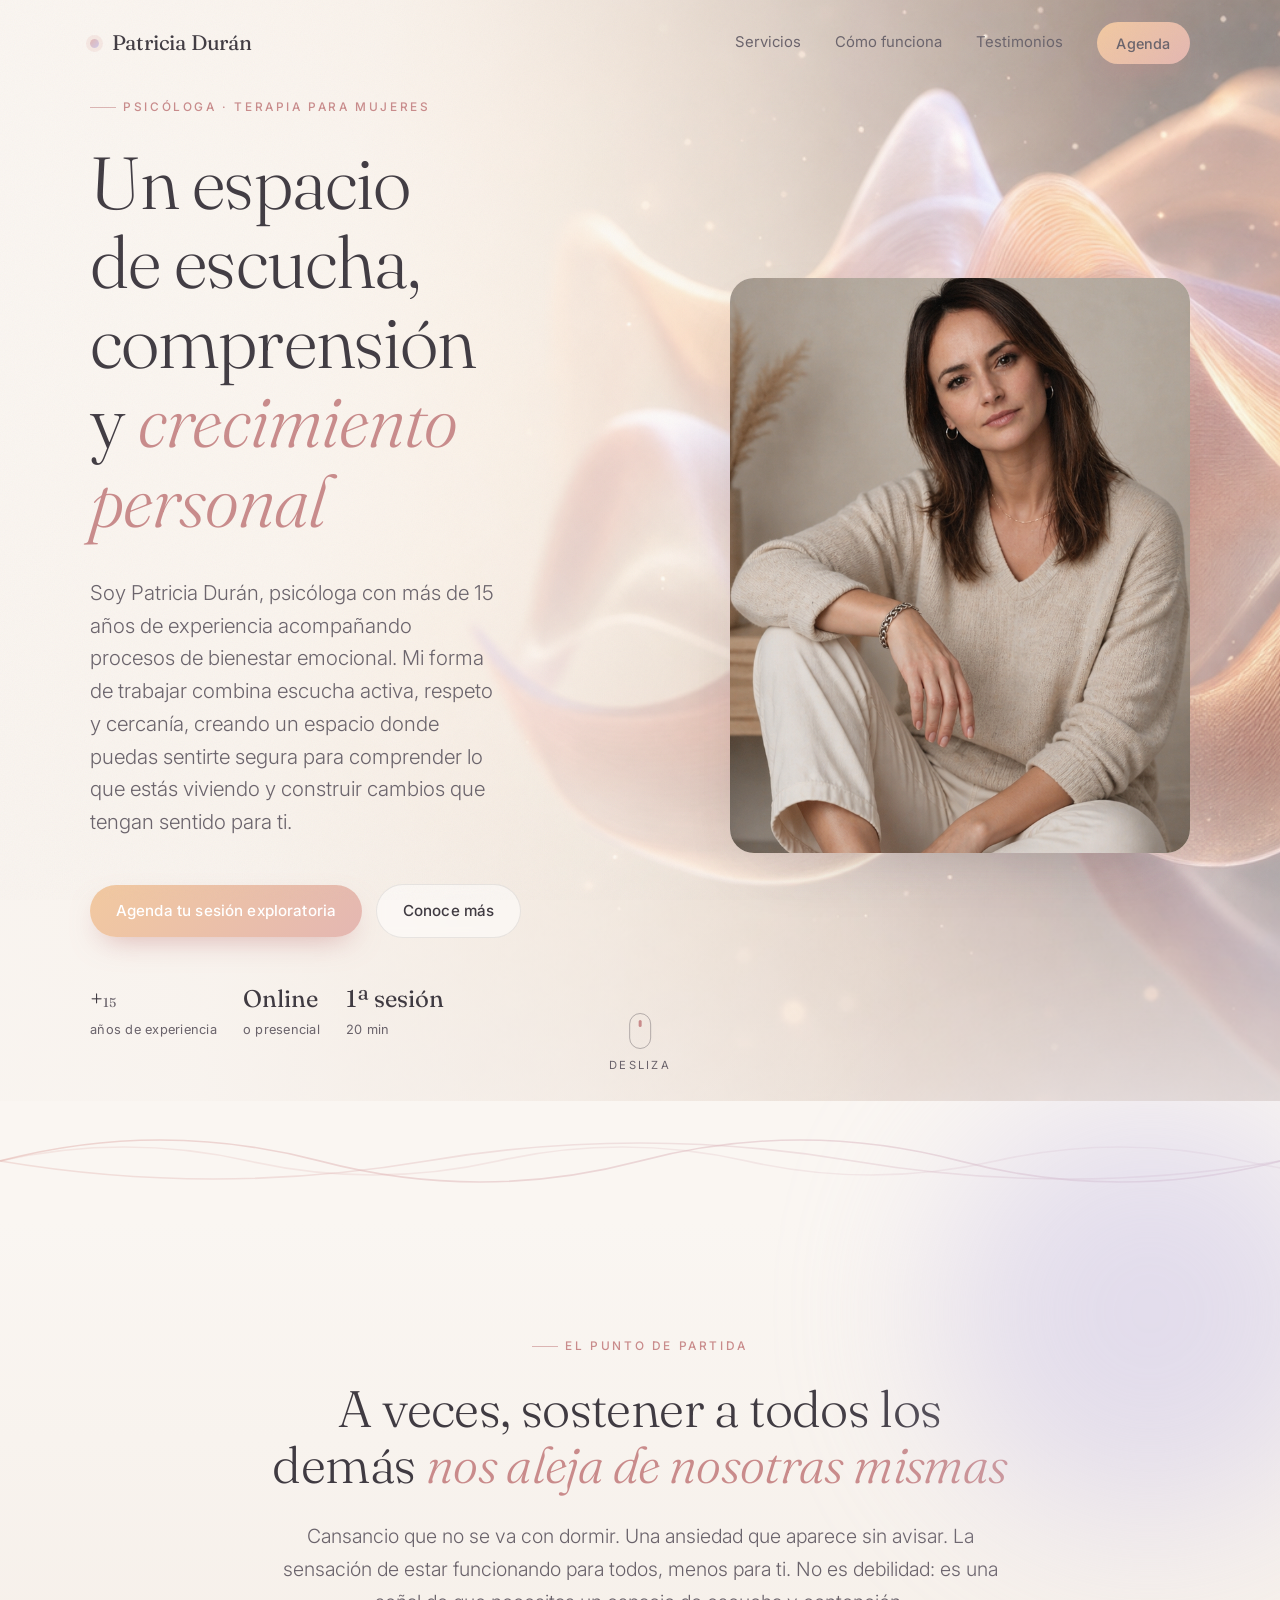
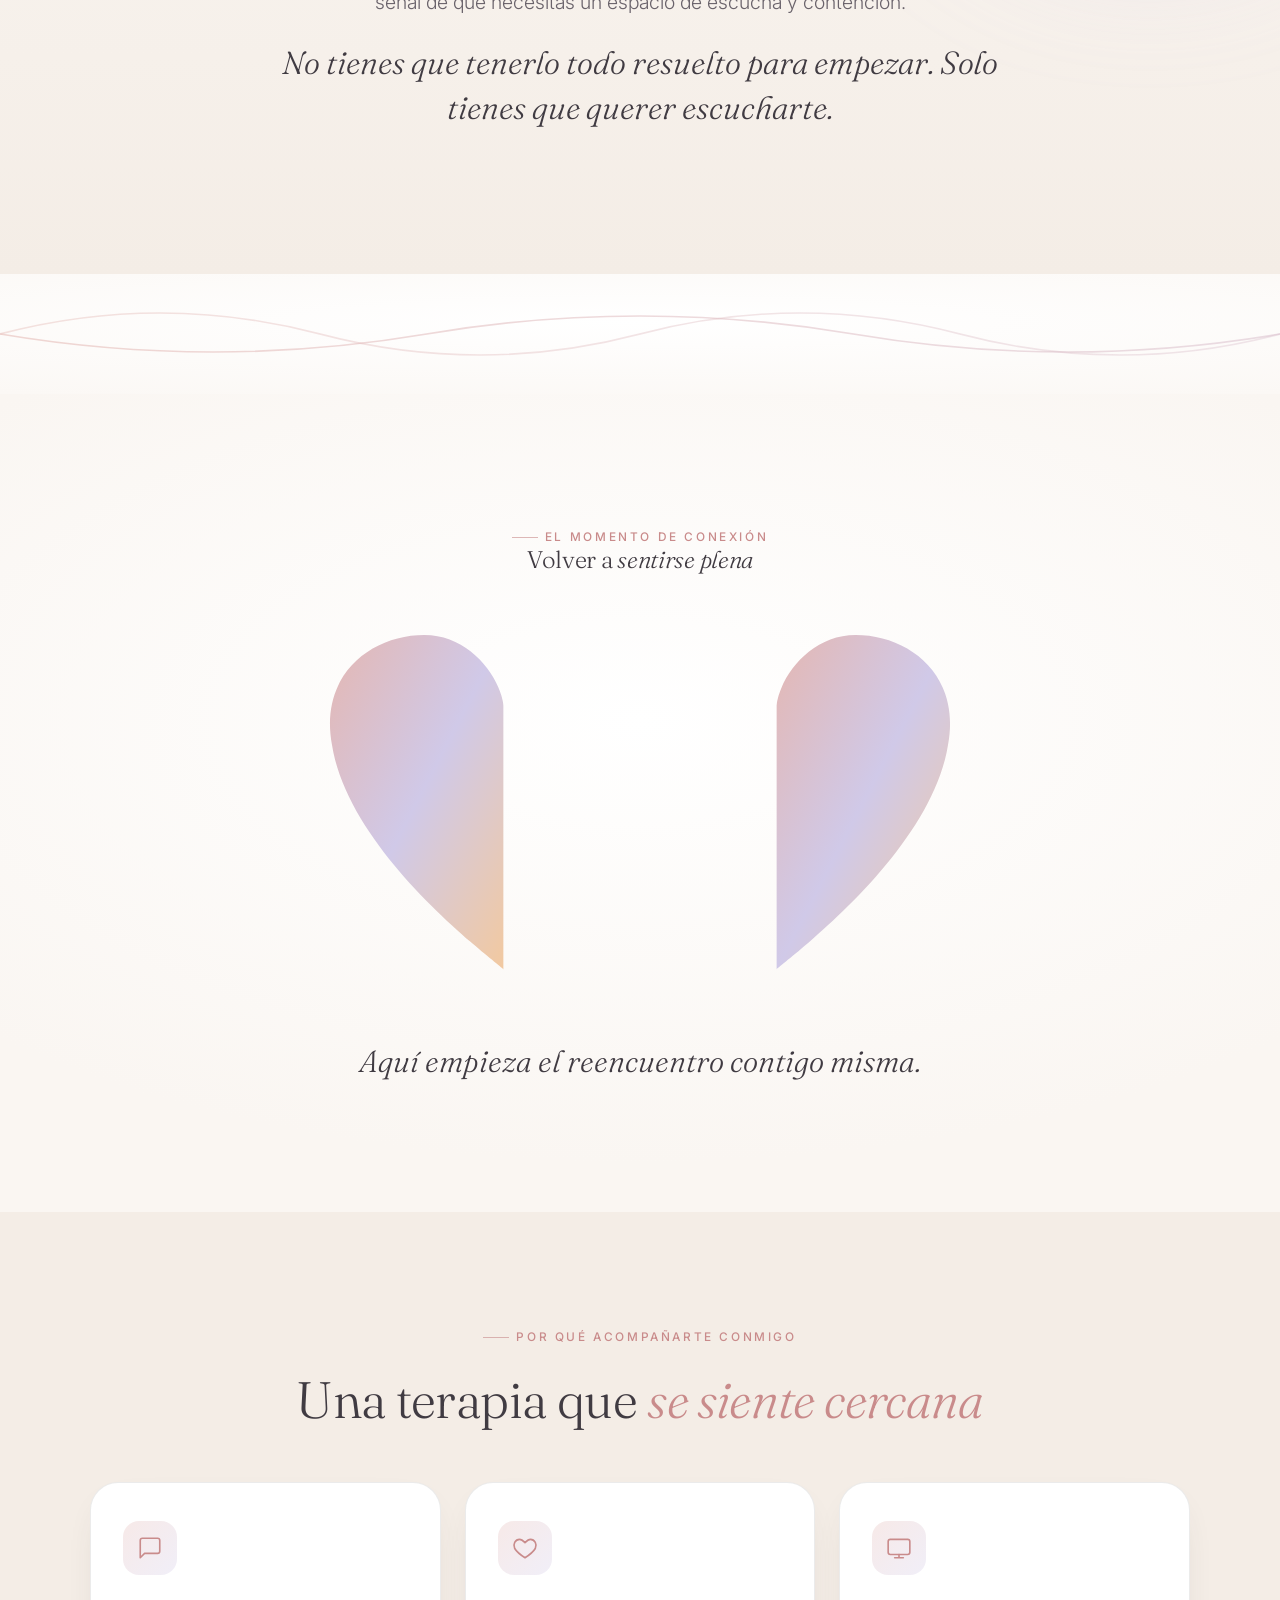
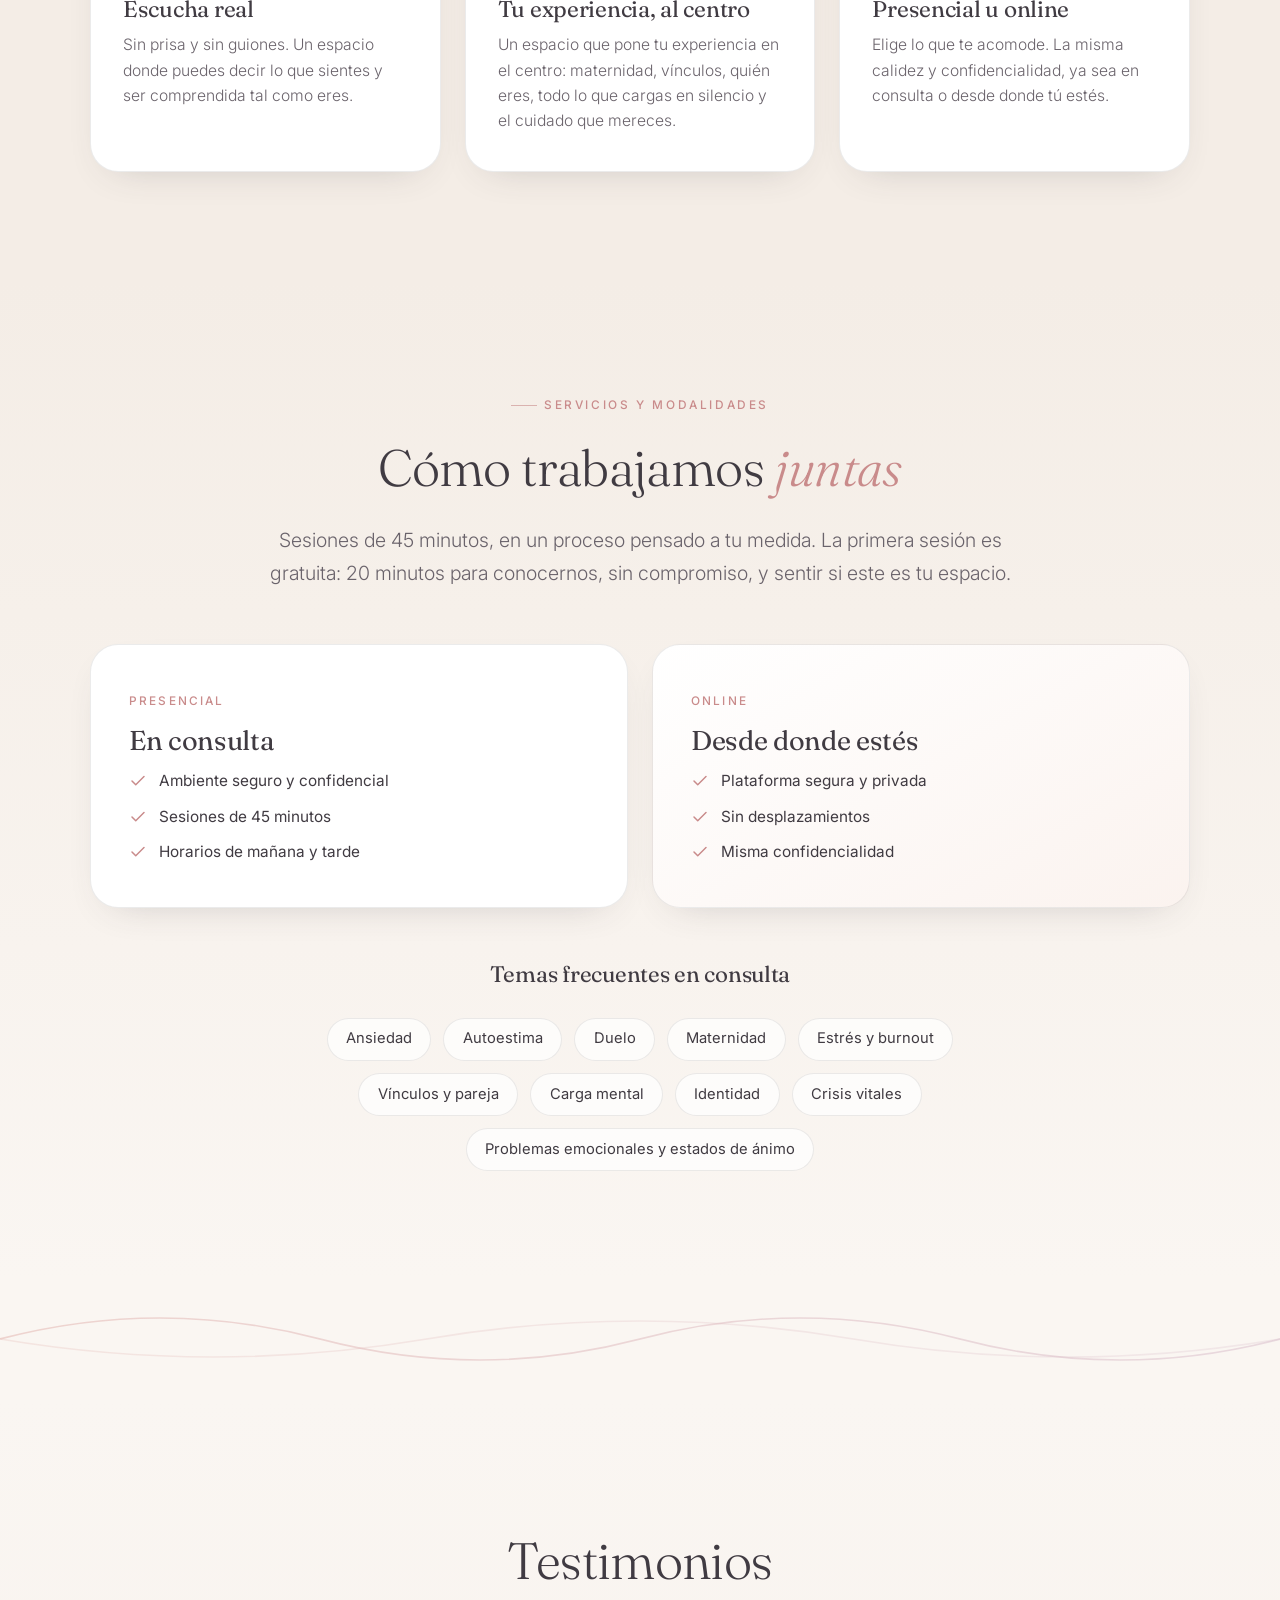
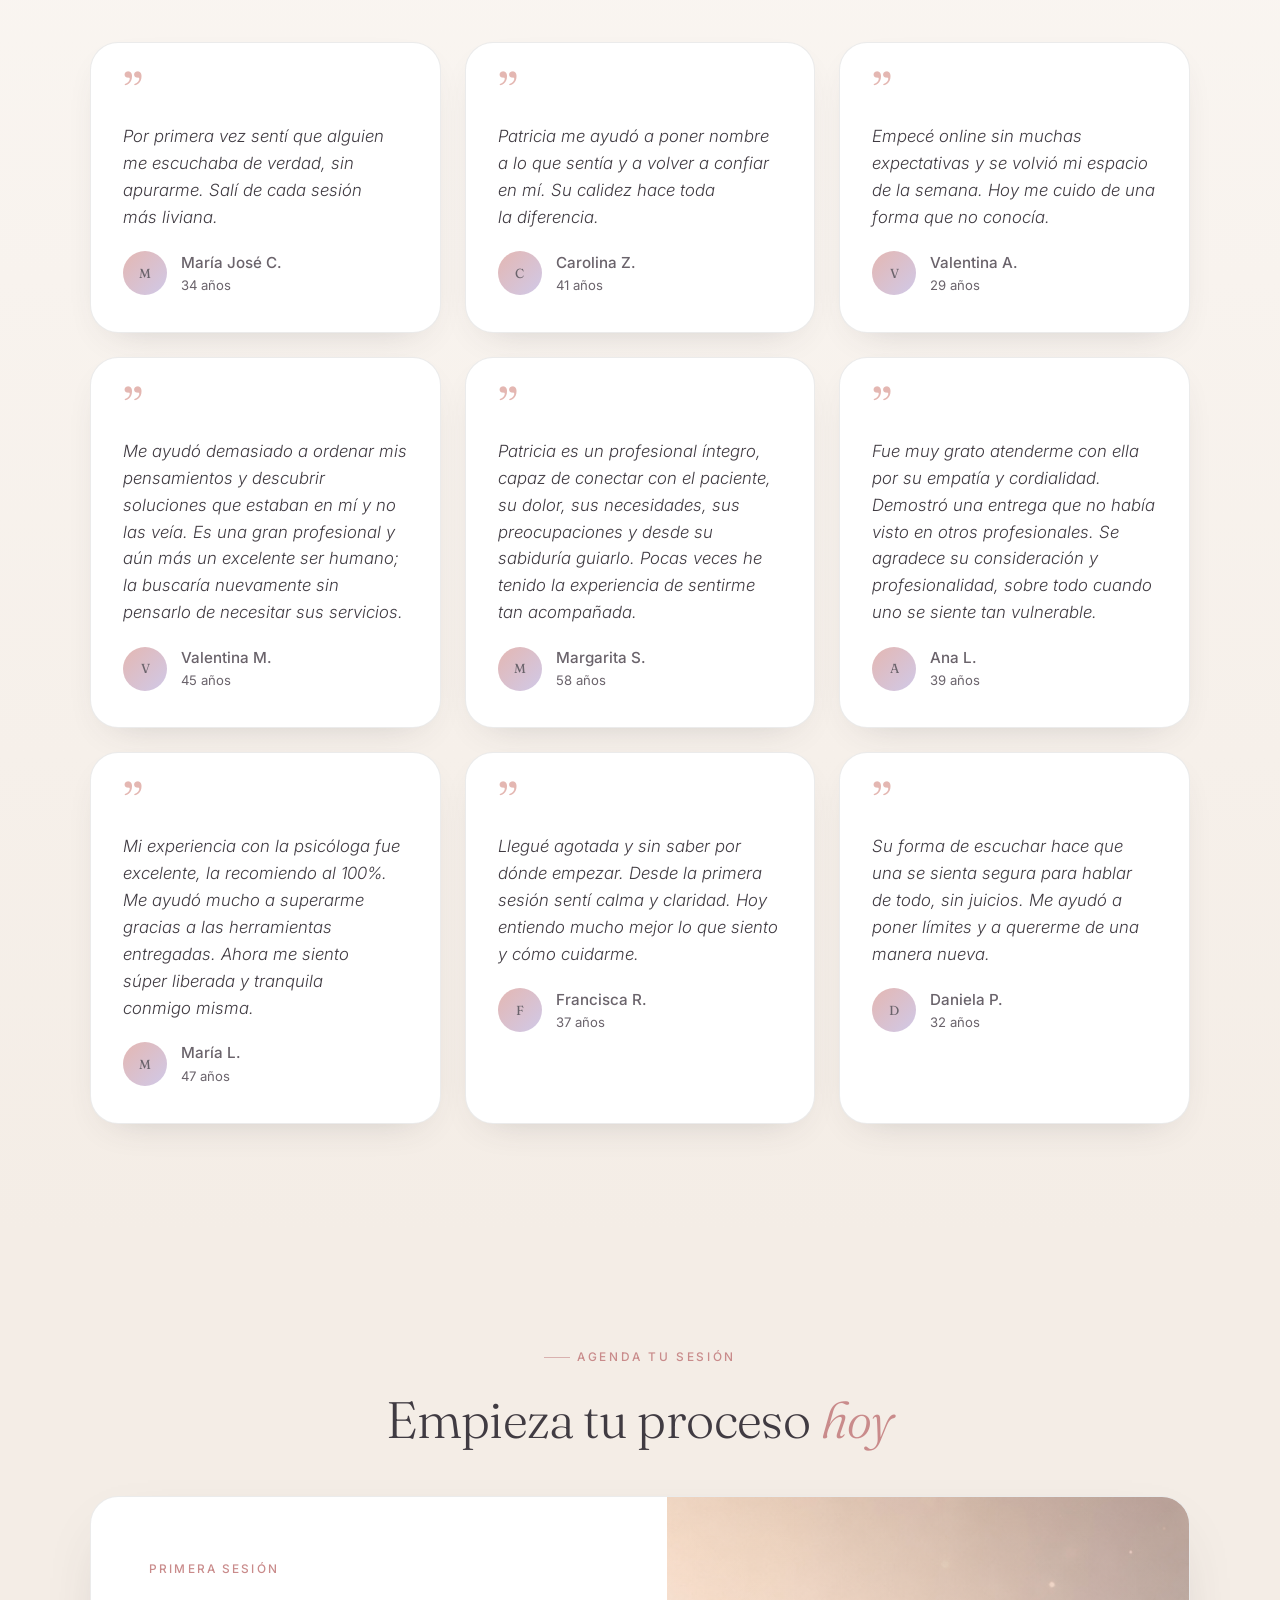
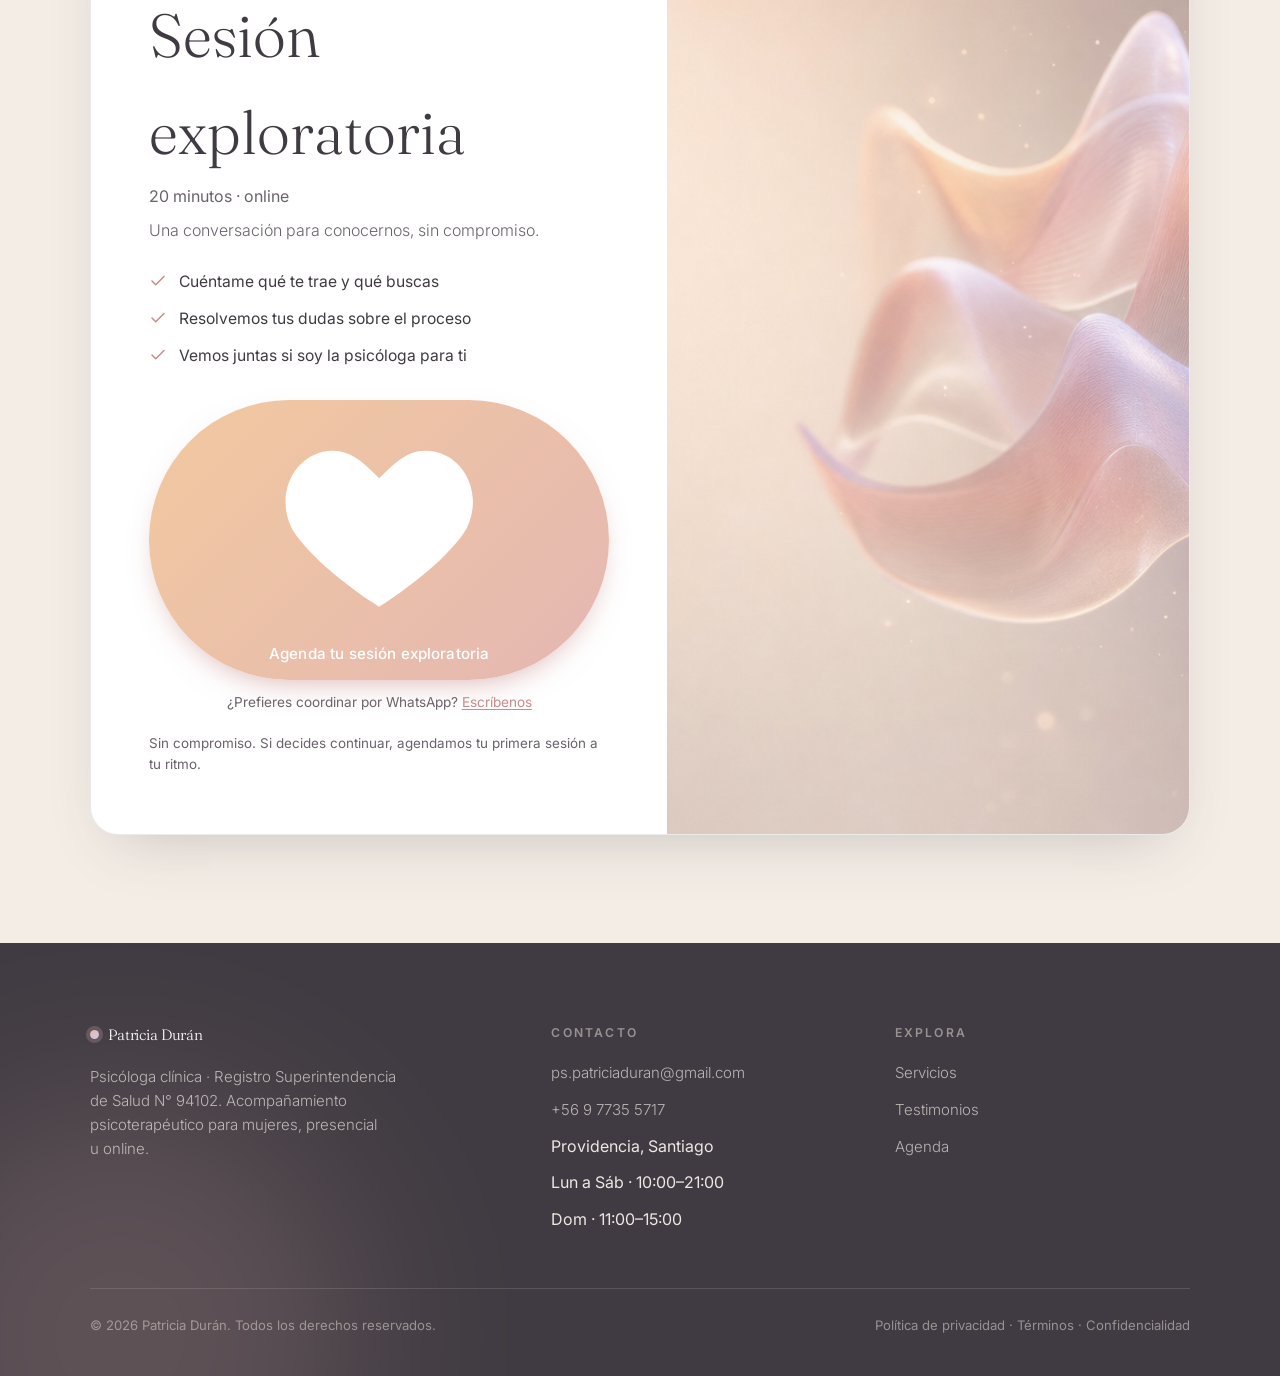
<file: index.html>
<!DOCTYPE html>
<html lang="es">
<head>
<meta charset="UTF-8" />
<meta name="viewport" content="width=device-width, initial-scale=1.0" />
<title>Patricia Durán — Psicóloga | Un espacio seguro para volver a ti</title>
<meta name="description" content="Psicoterapia para mujeres con Patricia Durán. Un espacio seguro, cálido y confidencial para volver a ti. Sesiones presenciales u online. Agenda tu primera sesión." />
<meta name="author" content="Patricia Durán" />
<meta property="og:type" content="website" />
<meta property="og:title" content="Patricia Durán — Psicóloga" />
<meta property="og:description" content="Un espacio seguro para volver a ti. Psicoterapia cálida y especializada en mujeres, presencial u online." />
<meta property="og:image" content="assets/hero.png" />
<meta property="og:locale" content="es_ES" />
<meta name="theme-color" content="#FAF6F2" />
<link rel="icon" type="image/png" href="assets/favicon.png" />
<link rel="apple-touch-icon" href="assets/favicon.png" />

<link rel="preconnect" href="https://fonts.googleapis.com" />
<link rel="preconnect" href="https://fonts.gstatic.com" crossorigin />
<link href="https://fonts.googleapis.com/css2?family=Fraunces:ital,opsz,wght@0,9..144,300;0,9..144,400;0,9..144,500;1,9..144,300;1,9..144,400&family=Inter:wght@300;400;500;600&display=swap" rel="stylesheet" />

<link rel="stylesheet" href="assets/styles.css?v=20260706" />
</head>
<body>

<!-- ============ NAVBAR ============ -->
<nav class="nav" id="nav" aria-label="Navegación principal">
  <div class="wrap nav-inner">
    <a class="logo" href="#top" aria-label="Patricia Durán, inicio"><span class="dot" aria-hidden="true"></span>Patricia Durán</a>
    <div class="nav-links" id="navLinks">
      <a href="#servicios">Servicios</a>
      <a href="#como">Cómo funciona</a>
      <a href="#testimonios">Testimonios</a>
      <a href="#agenda" class="btn btn-primary">Agenda</a>
    </div>
    <a href="#agenda" class="btn btn-primary nav-cta-mobile" style="padding:.6em 1.2em;font-size:.85rem">Agenda</a>
    <button class="nav-toggle" id="navToggle" aria-label="Abrir menú" aria-expanded="false" aria-controls="navLinks">
      <svg width="22" height="22" viewBox="0 0 24 24" fill="none" stroke="currentColor" stroke-width="1.6" stroke-linecap="round"><path d="M3 6h18M3 12h18M3 18h18"/></svg>
    </button>
  </div>
</nav>

<!-- ============ HERO ============ -->
<header class="hero" id="top">
  <div class="hero-media" id="heroMedia">
    <img class="poster" src="assets/hero.png" alt="Textura abstracta de ondas suaves en tonos pastel" />
  </div>
  <div class="hero-overlay" aria-hidden="true"></div>

  <div class="hero-content wrap">
    <div class="inner">
      <span class="eyebrow">Psicóloga · Terapia para mujeres</span>
      <h1>Un espacio de escucha, comprensión y <em>crecimiento personal</em></h1>
      <p class="lede">Soy Patricia Durán, psicóloga con más de 15 años de experiencia acompañando procesos de bienestar emocional. Mi forma de trabajar combina escucha activa, respeto y cercanía, creando un espacio donde puedas sentirte segura para comprender lo que estás viviendo y construir cambios que tengan sentido para ti.</p>
      <div class="hero-cta">
        <a id="exploraBtn" href="https://wa.me/56977355717?text=Hola%2C%20me%20gustar%C3%ADa%20agendar%20una%20sesi%C3%B3n%20exploratoria%20gratis%20de%2020%20min%20con%20Patricia" target="_blank" rel="noopener" class="btn btn-primary js-cal-explora" aria-label="Agenda tu sesión exploratoria gratis de 20 minutos">Agenda tu sesión exploratoria</a>
        <a href="#sobre" class="btn btn-ghost">Conoce más</a>
      </div>
      <div class="hero-meta">
        <div class="item"><b>+<span class="count-up" data-count-to="15">0</span></b><span>años de experiencia</span></div>
        <div class="item"><b>Online</b><span>o presencial</span></div>
        <div class="item"><b>1ª sesión</b><span>20 min</span></div>
      </div>
    </div>
    <div class="hero-portrait">
      <div class="portrait-frame">
        <img src="assets/patricia.png" alt="Patricia Durán, psicóloga clínica" loading="eager" />
      </div>
    </div>
  </div>

  <div class="scroll-cue" aria-hidden="true">
    <span class="mouse"></span>
    Desliza
  </div>
</header>

<!-- sound wave separator -->
<div class="wave-sep" aria-hidden="true" style="background:linear-gradient(180deg,var(--crema),var(--crema))">
  <svg viewBox="0 0 1440 120" preserveAspectRatio="none">
    <defs>
      <linearGradient id="wg1" x1="0" y1="0" x2="1" y2="0">
        <stop offset="0" stop-color="#E4B7B2"/><stop offset=".5" stop-color="#D0C9E8"/><stop offset="1" stop-color="#F2C9A0"/>
      </linearGradient>
    </defs>
    <path class="wave-line wave-flow-1" stroke="url(#wg1)" d="M0,60 Q90,18 180,60 T360,60 T540,60 T720,60 T900,60 T1080,60 T1260,60 T1440,60 T1620,60 T1800,60 T1980,60 T2160,60 T2340,60 T2520,60 T2700,60 T2880,60"/>
    <path class="wave-line wave-flow-2" stroke="url(#wg1)" d="M0,60 Q120,96 240,60 T480,60 T720,60 T960,60 T1200,60 T1440,60 T1680,60 T1920,60 T2160,60 T2400,60 T2640,60 T2880,60"/>
    <path class="wave-line wave-flow-3" stroke="url(#wg1)" d="M0,60 Q70,32 140,60 T280,60 T420,60 T560,60 T700,60 T840,60 T980,60 T1120,60 T1260,60 T1400,60 T1540,60 T1680,60 T1820,60 T1960,60 T2100,60 T2240,60 T2380,60 T2520,60 T2660,60 T2800,60 T2940,60"/>
  </svg>
</div>

<!-- ============ PROBLEMA ============ -->
<section class="section problema" id="sobre">
  <div class="glow" style="width:420px;height:420px;background:var(--lavanda);top:-120px;right:-80px"></div>
  <div class="wrap">
    <div class="center-col">
      <span class="eyebrow reveal">El punto de partida</span>
      <h2 class="reveal d1">A veces, sostener a todos los demás <em>nos aleja de nosotras mismas</em></h2>
      <p class="lead-p reveal d2">Cansancio que no se va con dormir. Una ansiedad que aparece sin avisar. La sensación de estar funcionando para todos, menos para ti. No es debilidad: es una señal de que necesitas un espacio de escucha y contención.</p>
      <p class="pull reveal d2">No tienes que tenerlo todo resuelto para empezar. Solo tienes que querer escucharte.</p>
    </div>
  </div>
</section>

<!-- sound wave separator -->
<div class="wave-sep" aria-hidden="true" style="background:radial-gradient(120% 90% at 50% 40%,#fff,var(--crema))">
  <svg viewBox="0 0 1440 120" preserveAspectRatio="none">
    <path class="wave-line wave-flow-2" stroke="url(#wg1)" d="M0,60 Q90,18 180,60 T360,60 T540,60 T720,60 T900,60 T1080,60 T1260,60 T1440,60 T1620,60 T1800,60 T1980,60 T2160,60 T2340,60 T2520,60 T2700,60 T2880,60"/>
    <path class="wave-line wave-flow-1" stroke="url(#wg1)" d="M0,60 Q120,96 240,60 T480,60 T720,60 T960,60 T1200,60 T1440,60 T1680,60 T1920,60 T2160,60 T2400,60 T2640,60 T2880,60"/>
  </svg>
</div>

<!-- ============ EL MOMENTO DE CONEXIÓN ============ -->
<section class="connect" id="conexion" aria-label="El momento de conexión">
  <div class="wrap">
    <div class="center-col">
      <span class="eyebrow reveal">El momento de conexión</span>
      <h2 class="reveal d1" data-comment-anchor="c7e9aa4aef-h2">Volver a <em>sentirse plena</em></h2>
      <div class="heart-stage" id="heartStage">
        <div class="heart-glow" id="heartGlow" aria-hidden="true"></div>
        <svg viewBox="0 0 200 184" role="img" aria-label="Dos mitades de un corazón que se unen al hacer scroll">
          <defs>
            <linearGradient id="hg" x1="0" y1="0" x2="1" y2="1">
              <stop offset="0" stop-color="#E4B7B2"/>
              <stop offset=".5" stop-color="#D0C9E8"/>
              <stop offset="1" stop-color="#F2C9A0"/>
            </linearGradient>
            <clipPath id="clipL"><rect x="0" y="0" width="100" height="184"/></clipPath>
            <clipPath id="clipR"><rect x="100" y="0" width="100" height="184"/></clipPath>
          </defs>
          <g class="heart-half" id="heartL" clip-path="url(#clipL)">
            <path d="M100 172 C 96 168 30 120 22 70 C 16 38 40 20 64 20 C 84 20 98 38 100 52 C 100 52 100 172 100 172 Z" fill="url(#hg)"/>
          </g>
          <g class="heart-half" id="heartR" clip-path="url(#clipR)">
            <path d="M100 172 C 104 168 170 120 178 70 C 184 38 160 20 136 20 C 116 20 102 38 100 52 C 100 52 100 172 100 172 Z" fill="url(#hg)"/>
          </g>
        </svg>
      </div>
      <p class="connect-caption" id="connectCaption">Aquí empieza el reencuentro contigo misma.</p>
    </div>
  </div>
</section>

<!-- ============ BENEFICIOS ============ -->
<section class="section beneficios" id="beneficios">
  <div class="wrap">
    <div class="center-col">
      <span class="eyebrow reveal">Por qué acompañarte conmigo</span>
      <h2 class="reveal d1">Una terapia que <em>se siente cercana</em></h2>
    </div>
    <div class="cards">
      <article class="card reveal d1">
        <div class="ic" aria-hidden="true"><svg width="26" height="26" viewBox="0 0 24 24" fill="none" stroke="currentColor" stroke-width="1.5" stroke-linecap="round" stroke-linejoin="round"><path d="M21 15a2 2 0 0 1-2 2H7l-4 4V5a2 2 0 0 1 2-2h14a2 2 0 0 1 2 2z"/></svg></div>
        <h3>Escucha real</h3>
        <p>Sin prisa y sin guiones. Un espacio donde puedes decir lo que sientes y ser comprendida tal como eres.</p>
      </article>
      <article class="card reveal d2">
        <div class="ic" aria-hidden="true"><svg width="26" height="26" viewBox="0 0 24 24" fill="none" stroke="currentColor" stroke-width="1.5" stroke-linecap="round" stroke-linejoin="round"><path d="M12 21s-7-4.35-9.5-8.5C.5 8.5 3 4 7 4c2 0 3.5 1.5 5 3 1.5-1.5 3-3 5-3 4 0 6.5 4.5 4.5 8.5C19 16.65 12 21 12 21z"/></svg></div>
        <h3>Tu experiencia, al centro</h3>
        <p>Un espacio que pone tu experiencia en el centro: maternidad, vínculos, quién eres, todo lo que cargas en silencio y el cuidado que mereces.</p>
      </article>
      <article class="card reveal d3">
        <div class="ic" aria-hidden="true"><svg width="26" height="26" viewBox="0 0 24 24" fill="none" stroke="currentColor" stroke-width="1.5" stroke-linecap="round" stroke-linejoin="round"><rect x="2" y="4" width="20" height="14" rx="2"/><path d="M8 21h8M12 18v3"/></svg></div>
        <h3>Presencial u online</h3>
        <p>Elige lo que te acomode. La misma calidez y confidencialidad, ya sea en consulta o desde donde tú estés.</p>
      </article>
    </div>
  </div>
</section>

<!-- ============ SERVICIOS ============ -->
<section class="section servicios" id="servicios">
  <div class="wrap">
    <div class="center-col">
      <span class="eyebrow reveal">Servicios y modalidades</span>
      <h2 class="reveal d1">Cómo trabajamos <em>juntas</em></h2>
      <p class="lead-p reveal d2">Sesiones de 45 minutos, en un proceso pensado a tu medida. La primera sesión es gratuita: 20 minutos para conocernos, sin compromiso, y sentir si este es tu espacio.</p>
    </div>
    <div class="modal-grid" id="como">
      <article class="modal reveal d1">
        <span class="tag">Presencial</span>
        <h3>En consulta</h3>
        <ul>
          <li><svg width="18" height="18" viewBox="0 0 24 24" fill="none" stroke="currentColor" stroke-width="2" stroke-linecap="round" stroke-linejoin="round"><path d="M20 6 9 17l-5-5"/></svg>Ambiente seguro y confidencial</li>
          <li><svg width="18" height="18" viewBox="0 0 24 24" fill="none" stroke="currentColor" stroke-width="2" stroke-linecap="round" stroke-linejoin="round"><path d="M20 6 9 17l-5-5"/></svg>Sesiones de 45 minutos</li>
          <li><svg width="18" height="18" viewBox="0 0 24 24" fill="none" stroke="currentColor" stroke-width="2" stroke-linecap="round" stroke-linejoin="round"><path d="M20 6 9 17l-5-5"/></svg>Horarios de mañana y tarde</li>
        </ul>
      </article>
      <article class="modal is-online reveal d2">
        <span class="tag">Online</span>
        <h3>Desde donde estés</h3>
        <ul>
          <li><svg width="18" height="18" viewBox="0 0 24 24" fill="none" stroke="currentColor" stroke-width="2" stroke-linecap="round" stroke-linejoin="round"><path d="M20 6 9 17l-5-5"/></svg>Plataforma segura y privada</li>
          <li><svg width="18" height="18" viewBox="0 0 24 24" fill="none" stroke="currentColor" stroke-width="2" stroke-linecap="round" stroke-linejoin="round"><path d="M20 6 9 17l-5-5"/></svg>Sin desplazamientos</li>
          <li><svg width="18" height="18" viewBox="0 0 24 24" fill="none" stroke="currentColor" stroke-width="2" stroke-linecap="round" stroke-linejoin="round"><path d="M20 6 9 17l-5-5"/></svg>Misma confidencialidad</li>
        </ul>
      </article>
    </div>
    <div class="temas reveal">
      <h3>Temas frecuentes en consulta</h3>
      <div class="chips">
        <span class="chip">Ansiedad</span>
        <span class="chip">Autoestima</span>
        <span class="chip">Duelo</span>
        <span class="chip">Maternidad</span>
        <span class="chip">Estrés y burnout</span>
        <span class="chip">Vínculos y pareja</span>
        <span class="chip">Carga mental</span>
        <span class="chip">Identidad</span>
        <span class="chip">Crisis vitales</span>
        <span class="chip">Problemas emocionales y estados de ánimo</span>
      </div>
    </div>
  </div>
</section>

<!-- sound wave separator -->
<div class="wave-sep" aria-hidden="true">
  <svg viewBox="0 0 1440 120" preserveAspectRatio="none">
    <path class="wave-line wave-flow-1" stroke="url(#wg1)" d="M0,60 Q90,18 180,60 T360,60 T540,60 T720,60 T900,60 T1080,60 T1260,60 T1440,60 T1620,60 T1800,60 T1980,60 T2160,60 T2340,60 T2520,60 T2700,60 T2880,60"/>
    <path class="wave-line wave-flow-3" stroke="url(#wg1)" d="M0,60 Q120,96 240,60 T480,60 T720,60 T960,60 T1200,60 T1440,60 T1680,60 T1920,60 T2160,60 T2400,60 T2640,60 T2880,60"/>
  </svg>
</div>

<!-- ============ TESTIMONIOS ============ -->
<section class="section testimonios" id="testimonios">
  <div class="wrap">
    <div class="center-col">
      <h2 class="reveal d1">Testimonios</h2>
    </div>
    <div class="quotes">
      <figure class="quote reveal d1">
        <div class="mark" aria-hidden="true">”</div>
        <blockquote><p>Por primera vez sentí que alguien me escuchaba de verdad, sin apurarme. Salí de cada sesión más liviana.</p></blockquote>
        <figcaption class="who"><span class="av" aria-hidden="true">M</span><span><b>María José C.</b><span>34 años</span></span></figcaption>
      </figure>
      <figure class="quote reveal d2">
        <div class="mark" aria-hidden="true">”</div>
        <blockquote><p>Patricia me ayudó a poner nombre a lo que sentía y a volver a confiar en mí. Su calidez hace toda la diferencia.</p></blockquote>
        <figcaption class="who"><span class="av" aria-hidden="true">C</span><span><b>Carolina Z.</b><span>41 años</span></span></figcaption>
      </figure>
      <figure class="quote reveal d3">
        <div class="mark" aria-hidden="true">”</div>
        <blockquote><p>Empecé online sin muchas expectativas y se volvió mi espacio de la semana. Hoy me cuido de una forma que no conocía.</p></blockquote>
        <figcaption class="who"><span class="av" aria-hidden="true">V</span><span><b>Valentina A.</b><span>29 años</span></span></figcaption>
      </figure>
      <figure class="quote reveal d1">
        <div class="mark" aria-hidden="true">”</div>
        <blockquote><p>Me ayudó demasiado a ordenar mis pensamientos y descubrir soluciones que estaban en mí y no las veía. Es una gran profesional y aún más un excelente ser humano; la buscaría nuevamente sin pensarlo de necesitar sus servicios.</p></blockquote>
        <figcaption class="who"><span class="av" aria-hidden="true">V</span><span><b>Valentina M.</b><span>45 años</span></span></figcaption>
      </figure>
      <figure class="quote reveal d2">
        <div class="mark" aria-hidden="true">”</div>
        <blockquote><p>Patricia es un profesional íntegro, capaz de conectar con el paciente, su dolor, sus necesidades, sus preocupaciones y desde su sabiduría guiarlo. Pocas veces he tenido la experiencia de sentirme tan acompañada.</p></blockquote>
        <figcaption class="who"><span class="av" aria-hidden="true">M</span><span><b>Margarita S.</b><span>58 años</span></span></figcaption>
      </figure>
      <figure class="quote reveal d3">
        <div class="mark" aria-hidden="true">”</div>
        <blockquote><p>Fue muy grato atenderme con ella por su empatía y cordialidad. Demostró una entrega que no había visto en otros profesionales. Se agradece su consideración y profesionalidad, sobre todo cuando uno se siente tan vulnerable.</p></blockquote>
        <figcaption class="who"><span class="av" aria-hidden="true">A</span><span><b>Ana L.</b><span>39 años</span></span></figcaption>
      </figure>
      <figure class="quote reveal d1">
        <div class="mark" aria-hidden="true">”</div>
        <blockquote><p>Mi experiencia con la psicóloga fue excelente, la recomiendo al 100%. Me ayudó mucho a superarme gracias a las herramientas entregadas. Ahora me siento súper liberada y tranquila conmigo misma.</p></blockquote>
        <figcaption class="who"><span class="av" aria-hidden="true">M</span><span><b>María L.</b><span>47 años</span></span></figcaption>
      </figure>
      <figure class="quote reveal d2">
        <div class="mark" aria-hidden="true">”</div>
        <blockquote><p>Llegué agotada y sin saber por dónde empezar. Desde la primera sesión sentí calma y claridad. Hoy entiendo mucho mejor lo que siento y cómo cuidarme.</p></blockquote>
        <figcaption class="who"><span class="av" aria-hidden="true">F</span><span><b>Francisca R.</b><span>37 años</span></span></figcaption>
      </figure>
      <figure class="quote reveal d3">
        <div class="mark" aria-hidden="true">”</div>
        <blockquote><p>Su forma de escuchar hace que una se sienta segura para hablar de todo, sin juicios. Me ayudó a poner límites y a quererme de una manera nueva.</p></blockquote>
        <figcaption class="who"><span class="av" aria-hidden="true">D</span><span><b>Daniela P.</b><span>32 años</span></span></figcaption>
      </figure>
    </div>
  </div>
</section>

<!-- ============ PRICING / AGENDA ============ -->
<section class="section pricing" id="agenda">
  <div class="wrap">
    <div class="center-col">
      <span class="eyebrow reveal">Agenda tu sesión</span>
      <h2 class="reveal d1">Empieza tu proceso <em>hoy</em></h2>
    </div>
    <div class="price-card reveal d1" style="margin-top:48px">
      <div class="price-body">
        <span class="tag" style="font-size:.74rem;letter-spacing:.18em;text-transform:uppercase;color:var(--rosa-profundo);font-weight:500">Primera sesión</span>
        <div class="amt"><b>Sesión exploratoria</b></div>
        <p class="amt-meta">20 minutos · online</p>
        <p class="sub">Una conversación para conocernos, sin compromiso.</p>
        <ul>
          <li><svg width="18" height="18" viewBox="0 0 24 24" fill="none" stroke="currentColor" stroke-width="2" stroke-linecap="round" stroke-linejoin="round"><path d="M20 6 9 17l-5-5"/></svg>Cuéntame qué te trae y qué buscas</li>
          <li><svg width="18" height="18" viewBox="0 0 24 24" fill="none" stroke="currentColor" stroke-width="2" stroke-linecap="round" stroke-linejoin="round"><path d="M20 6 9 17l-5-5"/></svg>Resolvemos tus dudas sobre el proceso</li>
          <li><svg width="18" height="18" viewBox="0 0 24 24" fill="none" stroke="currentColor" stroke-width="2" stroke-linecap="round" stroke-linejoin="round"><path d="M20 6 9 17l-5-5"/></svg>Vemos juntas si soy la psicóloga para ti</li>
        </ul>
        <div class="agenda-actions">
          <a href="https://wa.me/56977355717?text=Hola%2C%20me%20gustar%C3%ADa%20agendar%20una%20sesi%C3%B3n%20exploratoria%20gratis%20de%2020%20min%20con%20Patricia" target="_blank" rel="noopener" class="btn btn-primary js-cal-explora btn-magnetic" aria-label="Agenda tu sesión exploratoria gratis de 20 minutos"><span class="agenda-label"><svg class="agenda-heart" aria-hidden="true" viewBox="0 0 24 24" fill="currentColor"><path d="M12 21s-7-4.35-9.5-8.5C.5 8.5 3 4 7 4c2 0 3.5 1.5 5 3 1.5-1.5 3-3 5-3 4 0 6.5 4.5 4.5 8.5C19 16.65 12 21 12 21z"/></svg>Agenda tu sesión exploratoria</span></a>
        </div>
        <p class="alt-contact">¿Prefieres coordinar por WhatsApp? <a href="https://wa.me/56977355717?text=Hola%2C%20me%20gustar%C3%ADa%20agendar%20una%20sesi%C3%B3n%20exploratoria%20con%20Patricia" target="_blank" rel="noopener">Escríbenos</a></p>
        <p class="price-note">Sin compromiso. Si decides continuar, agendamos tu primera sesión a tu ritmo.</p>
      </div>
      <div class="price-media">
        <img src="assets/hero.png" alt="Detalle de textura suave en tonos rosa y lavanda" loading="lazy" />
        <div class="veil" aria-hidden="true"></div>
      </div>
    </div>
  </div>
</section>

<!-- ============ FOOTER ============ -->
<footer class="footer">
  <div class="glow" style="width:480px;height:480px;background:var(--rosa-sereno);bottom:-200px;left:-120px"></div>
  <div class="wrap">
    <div class="foot-grid">
      <div class="foot-col">
        <a class="logo" href="#top"><span class="dot" aria-hidden="true"></span>Patricia Durán</a>
        <p style="max-width:34ch;margin-bottom:6px">Psicóloga clínica · Registro Superintendencia de Salud N° 94102. Acompañamiento psicoterapéutico para mujeres, presencial u online.</p>
      </div>
      <div class="foot-col">
        <h4>Contacto</h4>
        <ul>
          <li><a href="mailto:ps.patriciaduran@gmail.com">ps.patriciaduran@gmail.com</a></li>
          <li><a href="tel:+56977355717">+56 9 7735 5717</a></li>
          <li>Providencia, Santiago</li>
          <li>Lun a Sáb · 10:00–21:00</li>
          <li>Dom · 11:00–15:00</li>
        </ul>
      </div>
      <div class="foot-col">
        <h4>Explora</h4>
        <ul>
          <li><a href="#servicios">Servicios</a></li>
          <li><a href="#testimonios">Testimonios</a></li>
          <li><a href="#agenda">Agenda</a></li>
        </ul>
      </div>
    </div>
    <div class="foot-bottom">
      <span>© 2026 Patricia Durán. Todos los derechos reservados.</span>
      <span>Política de privacidad · Términos · Confidencialidad</span>
    </div>
  </div>
</footer>

<script>
(function(){
  var reduce = window.matchMedia('(prefers-reduced-motion: reduce)').matches;

  /* ======================================================================
     SESIÓN EXPLORATORIA GRATIS (Cal.com)  —  pega aquí el link de Patricia
     ----------------------------------------------------------------------
     CAL_LINK : el "username/evento" de Cal.com (SIN https://cal.com/)
                ej: "patriciaduran/exploratoria-20min"
     Si queda vacío, el botón del hero usa WhatsApp como respaldo.
     ====================================================================== */
  var CAL_LINK = "patricia-duran/sesion-exploratoria";

  (function initCal(){
    var btns = document.querySelectorAll('.js-cal-explora');
    if(!btns.length || !CAL_LINK) return;     // sin link → se mantiene el respaldo por WhatsApp
    // El calendario abre en una ventana emergente sobre la misma web (no redirige).
    btns.forEach(function(btn){
      btn.href = "https://cal.com/" + CAL_LINK;  // respaldo si el script no cargara
      btn.removeAttribute('target');
      btn.setAttribute('data-cal-link', CAL_LINK);
      btn.setAttribute('data-cal-config', '{"layout":"month_view"}');
    });
    (function (C, A, L) {
      var p = function (a, ar) { a.q.push(ar); };
      var d = C.document;
      C.Cal = C.Cal || function () {
        var cal = C.Cal, ar = arguments;
        if (!cal.loaded) { cal.ns = {}; cal.q = cal.q || []; d.head.appendChild(d.createElement("script")).src = A; cal.loaded = true; }
        if (ar[0] === L) {
          var api = function () { p(api, arguments); }, namespace = ar[1];
          api.q = api.q || [];
          if (typeof namespace === "string") { cal.ns[namespace] = cal.ns[namespace] || api; p(cal.ns[namespace], ar); p(cal, ["initNamespace", namespace]); }
          else p(cal, ar);
          return;
        }
        p(cal, ar);
      };
    })(window, "https://app.cal.com/embed/embed.js", "init");
    Cal("init", { origin: "https://cal.com" });
    Cal("ui", { hideEventTypeDetails: false, layout: "month_view" });
  })();

  /* ---- Contador ascendente (hero) ---- */
  var countEls = document.querySelectorAll('.count-up');
  countEls.forEach(function(el){
    var target = parseInt(el.getAttribute('data-count-to'), 10) || 0;
    if(reduce){
      el.textContent = target;
      return;
    }
    var duration = 1200;
    var start = null;
    function easeOutQuad(t){ return 1 - (1-t)*(1-t); }
    function step(ts){
      if(start === null) start = ts;
      var p = Math.min((ts - start) / duration, 1);
      el.textContent = Math.round(target * easeOutQuad(p));
      if(p < 1) requestAnimationFrame(step);
    }
    requestAnimationFrame(step);
  });

  /* ---- Magnetic button (ligero) ---- */
  if(!reduce){
    var magneticEls = document.querySelectorAll('.btn-magnetic');
    var MAG_MAX = 8; // px, desplazamiento máximo
    var MAG_STRENGTH = 0.25;
    magneticEls.forEach(function(el){
      el.addEventListener('mousemove', function(e){
        var rect = el.getBoundingClientRect();
        var dx = (e.clientX - rect.left - rect.width/2) * MAG_STRENGTH;
        var dy = (e.clientY - rect.top - rect.height/2) * MAG_STRENGTH;
        dx = clampMag(dx, -MAG_MAX, MAG_MAX);
        dy = clampMag(dy, -MAG_MAX, MAG_MAX);
        el.style.transition = 'transform .1s linear';
        el.style.transform = 'translate(' + dx + 'px,' + dy + 'px)';
      });
      el.addEventListener('mouseleave', function(){
        el.style.transition = 'transform .5s cubic-bezier(.34,1.56,.64,1)';
        el.style.transform = 'translate(0,0)';
      });
    });
    function clampMag(v,a,b){ return Math.max(a, Math.min(b, v)); }
  }

  /* ---- NAV scroll state ---- */
  var nav = document.getElementById('nav');
  function onScrollNav(){ nav.classList.toggle('scrolled', window.scrollY > 24); }
  onScrollNav();
  window.addEventListener('scroll', onScrollNav, {passive:true});

  /* ---- mobile menu ---- */
  var toggle = document.getElementById('navToggle');
  var links = document.getElementById('navLinks');
  toggle.addEventListener('click', function(){
    var open = links.classList.toggle('open');
    toggle.setAttribute('aria-expanded', open ? 'true':'false');
    toggle.setAttribute('aria-label', open ? 'Cerrar menú':'Abrir menú');
  });
  links.addEventListener('click', function(e){
    if(e.target.tagName === 'A'){ links.classList.remove('open'); toggle.setAttribute('aria-expanded','false'); }
  });

  /* ---- REVEAL on scroll (rect-based for reliability) ---- */
  var revs = Array.prototype.slice.call(document.querySelectorAll('.reveal'));
  if(reduce){
    revs.forEach(function(r){ r.classList.add('in'); });
  } else {
    var revTicking = false;
    function checkReveals(){
      var vh = window.innerHeight || document.documentElement.clientHeight;
      for(var i=revs.length-1;i>=0;i--){
        var el = revs[i];
        var top = el.getBoundingClientRect().top;
        if(top < vh * 0.9){
          el.classList.add('in');
          // Safety: lock in the end-state once the transition would have completed,
          // in case the animation timeline is paused (e.g. an offscreen/non-painting frame).
          (function(node){ setTimeout(function(){
            if(parseFloat(getComputedStyle(node).opacity) < 0.99){
              node.style.transition = 'none'; node.style.opacity = '1'; node.style.transform = 'none';
            }
          }, 1100); })(el);
          revs.splice(i,1);
        }
      }
      revTicking = false;
    }
    // run directly (rAF can be throttled to never-fire in background frames)
    window.addEventListener('scroll', checkReveals, {passive:true});
    window.addEventListener('resize', checkReveals);
    window.addEventListener('load', checkReveals);
    checkReveals();
  }

  /* ---- HEART connect on scroll ---- */
  var stage = document.getElementById('heartStage');
  var hL = document.getElementById('heartL');
  var hR = document.getElementById('heartR');
  var glow = document.getElementById('heartGlow');
  var caption = document.getElementById('connectCaption');
  var hint = document.getElementById('heartHint');
  var section = document.getElementById('conexion');
  var MAXSEP = 62; // svg units each half travels apart
  var joined = false;

  function clamp(v,a,b){ return Math.max(a, Math.min(b, v)); }
  function easeInOut(t){ return t<.5 ? 2*t*t : 1-Math.pow(-2*t+2,2)/2; }

  if(reduce){
    // show joined heart statically, reveal caption
    hL.removeAttribute('transform'); hR.removeAttribute('transform');
    caption.classList.add('show');
    if(hint) hint.style.display='none';
  } else if(section){
    function updateHeart(){
      var rect = section.getBoundingClientRect();
      var vh = window.innerHeight;
      // progress: 0 when section top enters bottom, 1 when section center reaches ~upper third
      var total = rect.height + vh*0.5;
      var travelled = (vh - rect.top);
      var p = clamp(travelled / total, 0, 1);
      // remap so the join completes around 65% of the scroll-through, then holds
      var t = easeInOut(clamp(p/0.62, 0, 1));
      var sep = MAXSEP * (1 - t);
      hL.setAttribute('transform', 'translate(' + (-sep) + ',0)');
      hR.setAttribute('transform', 'translate(' + (sep) + ',0)');

      if(t > 0.985){
        if(!joined){
          joined = true;
          glow.style.transition='opacity .7s ease, transform .9s cubic-bezier(.22,.61,.36,1)';
          glow.style.opacity='1'; glow.style.transform='scale(1.08)';
          stage.style.transition='transform .5s cubic-bezier(.34,1.56,.64,1)';
          stage.style.transform='scale(1.04)';
          setTimeout(function(){ stage.style.transform='scale(1)'; }, 320);
          caption.classList.add('show');
          setTimeout(function(){
            if(parseFloat(getComputedStyle(caption).opacity) < 0.99){
              caption.style.transition='none'; caption.style.opacity='1'; caption.style.transform='none';
            }
          }, 1000);
          if(hint) hint.style.opacity='0';
        }
      } else {
        if(joined){
          joined = false;
          glow.style.opacity='0'; glow.style.transform='scale(.6)';
          caption.classList.remove('show');
          if(hint) hint.style.opacity='1';
        }
      }
    }
    window.addEventListener('scroll', updateHeart, {passive:true});
    window.addEventListener('resize', updateHeart);
    window.addEventListener('load', updateHeart);
    updateHeart();
  }
})();
</script>

</body>
</html>
</file>
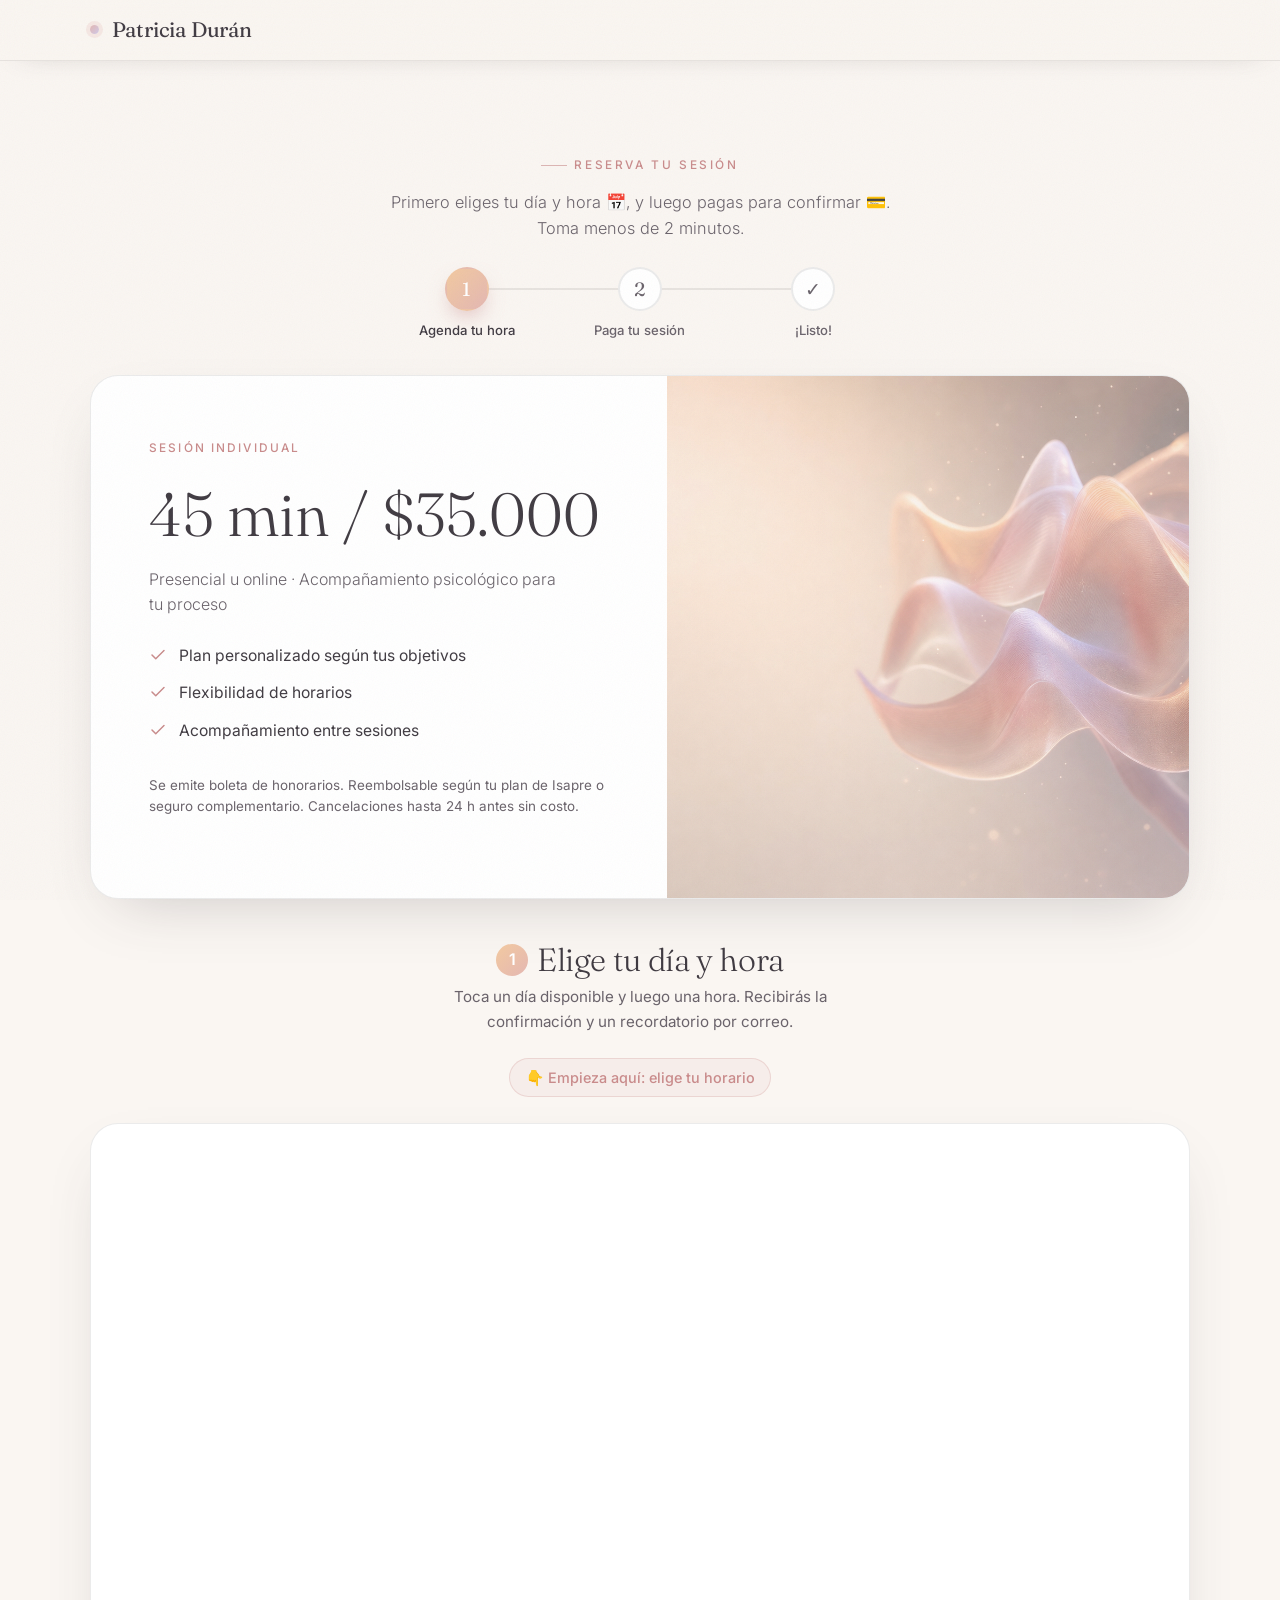
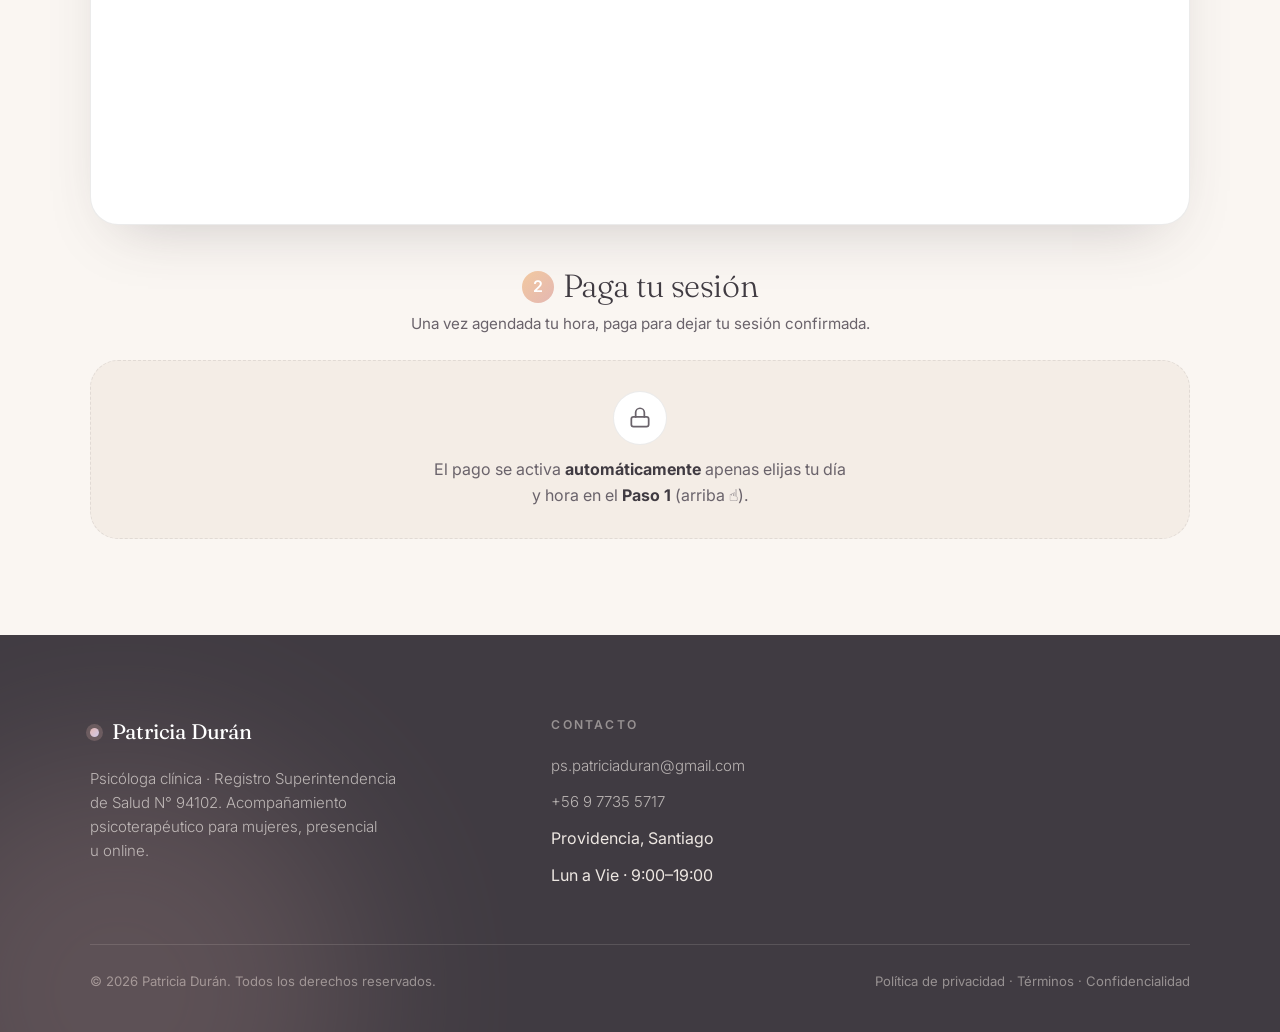
<file: pago/index.html>
<!DOCTYPE html>
<html lang="es">
<head>
<meta charset="UTF-8" />
<meta name="viewport" content="width=device-width, initial-scale=1.0" />
<title>Agenda y paga tu sesión · Patricia Durán — Psicóloga</title>
<meta name="description" content="Reserva tu sesión con Patricia Durán en 2 pasos: primero eliges día y hora, y luego pagas para confirmar, de forma segura." />
<meta name="author" content="Patricia Durán" />
<meta property="og:type" content="website" />
<meta property="og:title" content="Agenda y paga tu sesión · Patricia Durán" />
<meta property="og:description" content="Reserva en 2 pasos: agenda tu hora y luego paga para confirmar." />
<meta property="og:image" content="../assets/hero.png" />
<meta property="og:locale" content="es_ES" />
<meta name="theme-color" content="#FAF6F2" />
<link rel="icon" type="image/png" href="../assets/favicon.png" />
<link rel="apple-touch-icon" href="../assets/favicon.png" />

<link rel="preconnect" href="https://fonts.googleapis.com" />
<link rel="preconnect" href="https://fonts.gstatic.com" crossorigin />
<link href="https://fonts.googleapis.com/css2?family=Fraunces:ital,opsz,wght@0,9..144,300;0,9..144,400;0,9..144,500;1,9..144,300;1,9..144,400&family=Inter:wght@300;400;500;600&display=swap" rel="stylesheet" />

<link rel="stylesheet" href="../assets/styles.css" />
<style>
  /* --- específico de la página de agenda/pago --- */
  .pago-main{padding-top:148px;padding-bottom:96px;min-height:70vh}
  .pago-main .center-col{margin-bottom:8px}
  .back-link{display:inline-flex;align-items:center;gap:.4em;font-size:.9rem;color:var(--carbon-soft);margin-bottom:18px}
  .back-link:hover{color:var(--rosa-profundo)}

  /* indicador de pasos */
  .stepper{display:flex;justify-content:center;max-width:520px;margin:26px auto 8px}
  .stepper .st{flex:1;display:flex;flex-direction:column;align-items:center;text-align:center;position:relative}
  .stepper .st::before{content:"";position:absolute;top:21px;right:50%;width:100%;height:2px;background:var(--line);z-index:0}
  .stepper .st:first-child::before{display:none}
  .stepper .st .dot{position:relative;z-index:1;width:44px;height:44px;border-radius:50%;display:flex;align-items:center;justify-content:center;font-family:var(--serif);font-size:1.2rem;background:#fff;border:2px solid var(--line);color:var(--carbon-soft);transition:all .45s var(--ease)}
  .stepper .st .lbl{font-size:.82rem;margin-top:9px;color:var(--carbon-soft);font-weight:500}
  .stepper .st.active .dot{background:linear-gradient(135deg,var(--durazno),var(--rosa-sereno));border-color:transparent;color:#fff;box-shadow:0 10px 22px -8px rgba(201,139,139,.7)}
  .stepper .st.active .lbl{color:var(--carbon)}
  .stepper .st.done .dot{background:#3f7d57;border-color:transparent;color:#fff}
  .stepper .st.done .lbl{color:#3f7d57}
  .stepper .st.done::before{background:#3f7d57}

  .step-badge{display:inline-flex;align-items:center;justify-content:center;width:32px;height:32px;border-radius:50%;background:linear-gradient(135deg,var(--durazno),var(--rosa-sereno));color:#fff;font-family:var(--sans);font-weight:600;font-size:1rem;margin-right:.55em;vertical-align:middle;flex:none}
  .cal-block h3{display:flex;align-items:center;justify-content:center}
  .cal-inline{min-width:320px;height:700px}
  @media(max-width:760px){
    .pago-main{padding-top:104px}
    .cal-inline{height:auto;min-height:600px}
  }
  .hint{display:inline-flex;align-items:center;gap:.5em;font-size:.9rem;color:var(--rosa-profundo);font-weight:500;background:rgba(201,139,139,.08);border:1px solid rgba(201,139,139,.25);border-radius:999px;padding:.5em 1.1em;margin-bottom:18px}

  /* pago */
  .pay-box{border:1px solid var(--line);border-radius:var(--r-lg);background:#fff;box-shadow:var(--shadow);padding:34px 26px;text-align:center;display:flex;flex-direction:column;align-items:center;gap:16px}
  .pay-box .btn{min-width:280px;font-size:1.05rem;padding:1.05em 1.8em}
  .pay-trust{display:flex;align-items:center;justify-content:center;gap:7px;flex-wrap:wrap;font-size:.88rem;color:var(--carbon-soft);margin-top:2px}
  .pay-trust img{height:34px;width:auto;display:inline-block;vertical-align:middle}
  .pay-fallback{display:flex;flex-direction:column;align-items:center;gap:14px}
  .pay-fallback .cal-ico{width:58px;height:58px;border-radius:50%;display:flex;align-items:center;justify-content:center;background:var(--crema);border:1px solid var(--line);color:var(--rosa-profundo)}
  .pay-fallback p{max-width:44ch;color:var(--carbon-soft);margin:0}

  /* candado / bloqueo del paso 2 */
  .lock-panel{display:flex;flex-direction:column;align-items:center;gap:12px;text-align:center;padding:30px 24px;border:1.5px dashed var(--line);border-radius:var(--r-lg);background:var(--crema-2)}
  .lock-panel .ic{width:54px;height:54px;border-radius:50%;display:flex;align-items:center;justify-content:center;background:#fff;border:1px solid var(--line);color:var(--carbon-soft)}
  .lock-panel p{max-width:42ch;color:var(--carbon-soft);margin:0;font-size:1rem}
  .lock-panel b{color:var(--carbon)}

  /* aviso de éxito al agendar (bien notorio) */
  .success-banner{display:none;align-items:center;gap:14px;background:linear-gradient(135deg,rgba(63,125,87,.14),rgba(63,125,87,.05));border:1.5px solid rgba(63,125,87,.45);border-radius:18px;padding:18px 22px;margin:0 auto 20px;max-width:540px;text-align:left}
  .success-banner .ic{flex:none;width:42px;height:42px;border-radius:50%;background:#3f7d57;color:#fff;display:flex;align-items:center;justify-content:center}
  .success-banner .tx{font-size:1rem;color:var(--carbon)}
  .success-banner .tx b{color:#2f6b46}

  /* el paso de pago atenuado mientras está bloqueado */
  #payContent{display:none}

  /* latido del botón para llamar la atención al desbloquear */
  @keyframes paypulse{0%{box-shadow:0 0 0 0 rgba(201,139,139,.55)}70%{box-shadow:0 0 0 16px rgba(201,139,139,0)}100%{box-shadow:0 0 0 0 rgba(201,139,139,0)}}
  .pay-pulse{animation:paypulse 1.8s ease-out 4}
</style>
</head>
<body>

<!-- ============ NAVBAR ============ -->
<nav class="nav scrolled" id="nav" aria-label="Marca">
  <div class="wrap nav-inner">
    <span class="logo"><span class="dot" aria-hidden="true"></span>Patricia Durán</span>
  </div>
</nav>

<!-- ============ AGENDA + PAGO ============ -->
<main class="section pago-main" id="top">
  <div class="wrap">
    <div class="center-col">
      <span class="eyebrow">Reserva tu sesión</span>
      <p class="plans-intro" style="margin-top:14px">Primero eliges tu día y hora 📅, y luego pagas para confirmar 💳. Toma menos de 2 minutos.</p>
    </div>

    <!-- Indicador de pasos -->
    <div class="stepper" aria-hidden="true">
      <div class="st active" id="stp1"><div class="dot">1</div><div class="lbl">Agenda tu hora</div></div>
      <div class="st" id="stp2"><div class="dot">2</div><div class="lbl">Paga tu sesión</div></div>
      <div class="st" id="stp3"><div class="dot">✓</div><div class="lbl">¡Listo!</div></div>
    </div>

    <!-- Resumen de la sesión -->
    <div class="price-card" style="margin-top:34px">
      <div class="price-body">
        <span class="tag" style="font-size:.74rem;letter-spacing:.18em;text-transform:uppercase;color:var(--rosa-profundo);font-weight:500">Sesión individual</span>
        <div class="amt"><b>45 min / $35.000</b></div>
        <p class="sub">Presencial u online · Acompañamiento psicológico para tu proceso</p>
        <ul>
          <li><svg width="18" height="18" viewBox="0 0 24 24" fill="none" stroke="currentColor" stroke-width="2" stroke-linecap="round" stroke-linejoin="round"><path d="M20 6 9 17l-5-5"/></svg>Plan personalizado según tus objetivos</li>
          <li><svg width="18" height="18" viewBox="0 0 24 24" fill="none" stroke="currentColor" stroke-width="2" stroke-linecap="round" stroke-linejoin="round"><path d="M20 6 9 17l-5-5"/></svg>Flexibilidad de horarios</li>
          <li><svg width="18" height="18" viewBox="0 0 24 24" fill="none" stroke="currentColor" stroke-width="2" stroke-linecap="round" stroke-linejoin="round"><path d="M20 6 9 17l-5-5"/></svg>Acompañamiento entre sesiones</li>
        </ul>
        <p class="price-note">Se emite boleta de honorarios. Reembolsable según tu plan de Isapre o seguro complementario. Cancelaciones hasta 24 h antes sin costo.</p>
      </div>
      <div class="price-media">
        <img src="../assets/hero.png" alt="Detalle de textura suave en tonos rosa y lavanda" loading="lazy" />
        <div class="veil" aria-hidden="true"></div>
      </div>
    </div>

    <!-- Paso 1: agendar -->
    <div class="cal-block" id="calendario">
      <h3><span class="step-badge">1</span>Elige tu día y hora</h3>
      <p class="cal-sub">Toca un día disponible y luego una hora. Recibirás la confirmación y un recordatorio por correo.</p>
      <div class="center-col"><span class="hint">👇 Empieza aquí: elige tu horario</span></div>
      <div class="cal-shell">
        <!-- El calendario de Cal.com se inserta aquí cuando CAL_LINK está configurada -->
        <div id="calInline" class="cal-inline"></div>
        <div id="calFallback" class="cal-placeholder">
          <span class="cal-ico" aria-hidden="true">
            <svg width="26" height="26" viewBox="0 0 24 24" fill="none" stroke="currentColor" stroke-width="1.6" stroke-linecap="round" stroke-linejoin="round"><rect x="3" y="4.5" width="18" height="16" rx="2.5"/><path d="M3 9h18M8 2.5v4M16 2.5v4"/></svg>
          </span>
          <p>Estamos terminando de habilitar la reserva en línea. Mientras tanto, escríbenos por WhatsApp y coordinamos tu hora con gusto.</p>
          <a href="https://wa.me/56977355717?text=Hola%2C%20me%20gustar%C3%ADa%20agendar%20una%20sesi%C3%B3n%20con%20Patricia" target="_blank" rel="noopener" class="btn btn-primary">Reservar por WhatsApp</a>
        </div>
      </div>
    </div>

    <!-- Paso 2: pagar (se habilita al agendar) -->
    <div class="cal-block" id="payStep">
      <h3><span class="step-badge">2</span>Paga tu sesión</h3>
      <p class="cal-sub">Una vez agendada tu hora, paga para dejar tu sesión confirmada.</p>

      <!-- Estado BLOQUEADO (antes de agendar) -->
      <div class="lock-panel" id="payLock">
        <span class="ic" aria-hidden="true">
          <svg width="26" height="26" viewBox="0 0 24 24" fill="none" stroke="currentColor" stroke-width="1.6" stroke-linecap="round" stroke-linejoin="round"><rect x="4" y="11" width="16" height="9" rx="2"/><path d="M8 11V7a4 4 0 0 1 8 0v4"/></svg>
        </span>
        <p>El pago se activa <b>automáticamente</b> apenas elijas tu día y hora en el <b>Paso 1</b> (arriba ☝️).</p>
      </div>

      <!-- Estado DESBLOQUEADO (después de agendar) -->
      <div id="payContent">
        <div class="success-banner" id="successBanner">
          <span class="ic" aria-hidden="true">
            <svg width="22" height="22" viewBox="0 0 24 24" fill="none" stroke="currentColor" stroke-width="2.4" stroke-linecap="round" stroke-linejoin="round"><path d="M20 6 9 17l-5-5"/></svg>
          </span>
          <span class="tx"><b>¡Tu hora quedó agendada!</b> Ahora toca el botón para pagar y dejarla confirmada.</span>
        </div>
        <div class="pay-box">
          <a id="payBtn" class="btn btn-primary" target="_blank" rel="noopener" aria-label="Pagar mi sesión, 35.000 pesos">Pagar mi sesión · $35.000</a>
          <div class="pay-trust">
            <svg width="15" height="15" viewBox="0 0 24 24" fill="none" stroke="currentColor" stroke-width="2" stroke-linecap="round" stroke-linejoin="round" aria-hidden="true"><rect x="4" y="11" width="16" height="9" rx="2"/><path d="M8 11V7a4 4 0 0 1 8 0v4"/></svg>
            <span>Pago seguro procesado por</span>
            <img id="mpLogo" src="../assets/Mercado_Pago.svg.png" alt="Mercado Pago" onerror="this.style.display='none';var t=document.getElementById('mpText');if(t)t.style.display='inline';" />
            <strong id="mpText" style="display:none;color:#2D3277">Mercado Pago</strong>
          </div>
          <div id="payFallback" class="pay-fallback" style="display:none">
            <span class="cal-ico" aria-hidden="true">
              <svg width="26" height="26" viewBox="0 0 24 24" fill="none" stroke="currentColor" stroke-width="1.6" stroke-linecap="round" stroke-linejoin="round"><rect x="2.5" y="5" width="19" height="14" rx="2.5"/><path d="M2.5 9.5h19"/></svg>
            </span>
            <p>Coordina tu pago por WhatsApp y te enviamos los datos.</p>
            <a href="https://wa.me/56977355717?text=Hola%2C%20ya%20agend%C3%A9%20mi%20sesi%C3%B3n%20y%20quiero%20coordinar%20el%20pago%20con%20Patricia" target="_blank" rel="noopener" class="btn btn-primary">Coordinar pago por WhatsApp</a>
          </div>
          <p class="price-note">Al tocar el botón, se abre <strong>Mercado Pago</strong> para completar el pago de forma segura (tarjeta, débito o transferencia). Recibirás tu boleta al correo.</p>
        </div>
      </div>
    </div>

  </div>
</main>

<!-- ============ FOOTER ============ -->
<footer class="footer">
  <div class="glow" style="width:480px;height:480px;background:var(--rosa-sereno);bottom:-200px;left:-120px"></div>
  <div class="wrap">
    <div class="foot-grid">
      <div class="foot-col">
        <span class="logo"><span class="dot" aria-hidden="true"></span>Patricia Durán</span>
        <p style="max-width:34ch;margin-bottom:6px">Psicóloga clínica · Registro Superintendencia de Salud N° 94102. Acompañamiento psicoterapéutico para mujeres, presencial u online.</p>
      </div>
      <div class="foot-col">
        <h4>Contacto</h4>
        <ul>
          <li><a href="mailto:ps.patriciaduran@gmail.com">ps.patriciaduran@gmail.com</a></li>
          <li><a href="tel:+56977355717">+56 9 7735 5717</a></li>
          <li>Providencia, Santiago</li>
          <li>Lun a Vie · 9:00–19:00</li>
        </ul>
      </div>
    </div>
    <div class="foot-bottom">
      <span>© 2026 Patricia Durán. Todos los derechos reservados.</span>
      <span>Política de privacidad · Términos · Confidencialidad</span>
    </div>
  </div>
</footer>

<script>
(function(){
  /* ======================================================================
     CONFIGURACIÓN  —  pega aquí los enlaces de Patricia
     ----------------------------------------------------------------------
     CAL_LINK : "usuario/evento" de Cal.com de la SESIÓN (sin https://cal.com/)
     PAY_URL  : enlace de pago en pesos de Mercado Pago (sesión individual)
     FLUJO: la persona agenda primero; al confirmar la reserva se habilita el
     botón de pago automáticamente. Si CAL_LINK queda vacío, se muestra el
     respaldo por WhatsApp.
     ====================================================================== */
  var CAL_LINK = "patricia-duran/sesion-individual";  // sesión de 45 min en Cal.com
  var PAY_URL  = "https://mpago.la/2dj81NJ";          // sesión individual $35.000

  /* ---- mobile menu ---- */
  var toggle = document.getElementById('navToggle');
  var links = document.getElementById('navLinks');
  if(toggle && links){
    toggle.addEventListener('click', function(){
      var open = links.classList.toggle('open');
      toggle.setAttribute('aria-expanded', open ? 'true':'false');
      toggle.setAttribute('aria-label', open ? 'Cerrar menú':'Abrir menú');
    });
    links.addEventListener('click', function(e){
      if(e.target.tagName === 'A'){ links.classList.remove('open'); toggle.setAttribute('aria-expanded','false'); }
    });
  }

  /* ---- elementos ---- */
  var payLock     = document.getElementById('payLock');
  var payContent  = document.getElementById('payContent');
  var payBtn      = document.getElementById('payBtn');
  var payFallback = document.getElementById('payFallback');
  var banner      = document.getElementById('successBanner');
  var stp1 = document.getElementById('stp1');
  var stp2 = document.getElementById('stp2');

  function prepararPago(){
    if(payBtn && PAY_URL){
      payBtn.href = PAY_URL;
      if(payFallback) payFallback.style.display = 'none';
    } else {
      if(payBtn) payBtn.style.display = 'none';
      if(payFallback) payFallback.style.display = 'flex';
    }
  }

  function desbloquearPago(scroll){
    prepararPago();
    if(payLock) payLock.style.display = 'none';
    if(payContent) payContent.style.display = 'block';
    if(banner) banner.style.display = 'flex';
    // actualizar el indicador de pasos
    if(stp1){ stp1.classList.remove('active'); stp1.classList.add('done'); }
    if(stp2){ stp2.classList.add('active'); }
    // llamar la atención sobre el botón
    if(payBtn){ payBtn.classList.add('pay-pulse'); }
    if(scroll){
      var el = document.getElementById('payStep');
      if(el) el.scrollIntoView({ behavior: 'smooth', block: 'start' });
    }
  }

  /* ---- Calendario embebido (Cal.com) + desbloqueo del pago al agendar ---- */
  var mount = document.getElementById('calInline');
  var fallback = document.getElementById('calFallback');

  if(CAL_LINK){
    if(fallback) fallback.style.display = 'none';
    prepararPago();   // deja listo el href; el paso sigue bloqueado hasta agendar
    (function (C, A, L) {
      var p = function (a, ar) { a.q.push(ar); };
      var d = C.document;
      C.Cal = C.Cal || function () {
        var cal = C.Cal, ar = arguments;
        if (!cal.loaded) { cal.ns = {}; cal.q = cal.q || []; d.head.appendChild(d.createElement("script")).src = A; cal.loaded = true; }
        if (ar[0] === L) {
          var api = function () { p(api, arguments); }, namespace = ar[1];
          api.q = api.q || [];
          if (typeof namespace === "string") { cal.ns[namespace] = cal.ns[namespace] || api; p(cal.ns[namespace], ar); p(cal, ["initNamespace", namespace]); }
          else p(cal, ar);
          return;
        }
        p(cal, ar);
      };
    })(window, "https://app.cal.com/embed/embed.js", "init");
    Cal("init", { origin: "https://cal.com" });
    Cal("inline", { elementOrSelector: "#calInline", calLink: CAL_LINK, config: { layout: "month_view" } });
    Cal("ui", { hideEventTypeDetails: false, layout: "month_view" });
    // Cuando la reserva se confirma en el calendario → habilita el pago
    Cal("on", { action: "bookingSuccessful", callback: function(){ desbloquearPago(true); } });
  } else {
    // Sin calendario configurado: mostramos respaldo y dejamos el pago disponible igual
    if(mount) mount.style.display = 'none';
    desbloquearPago(false);
  }
})();
</script>

</body>
</html>
</file>
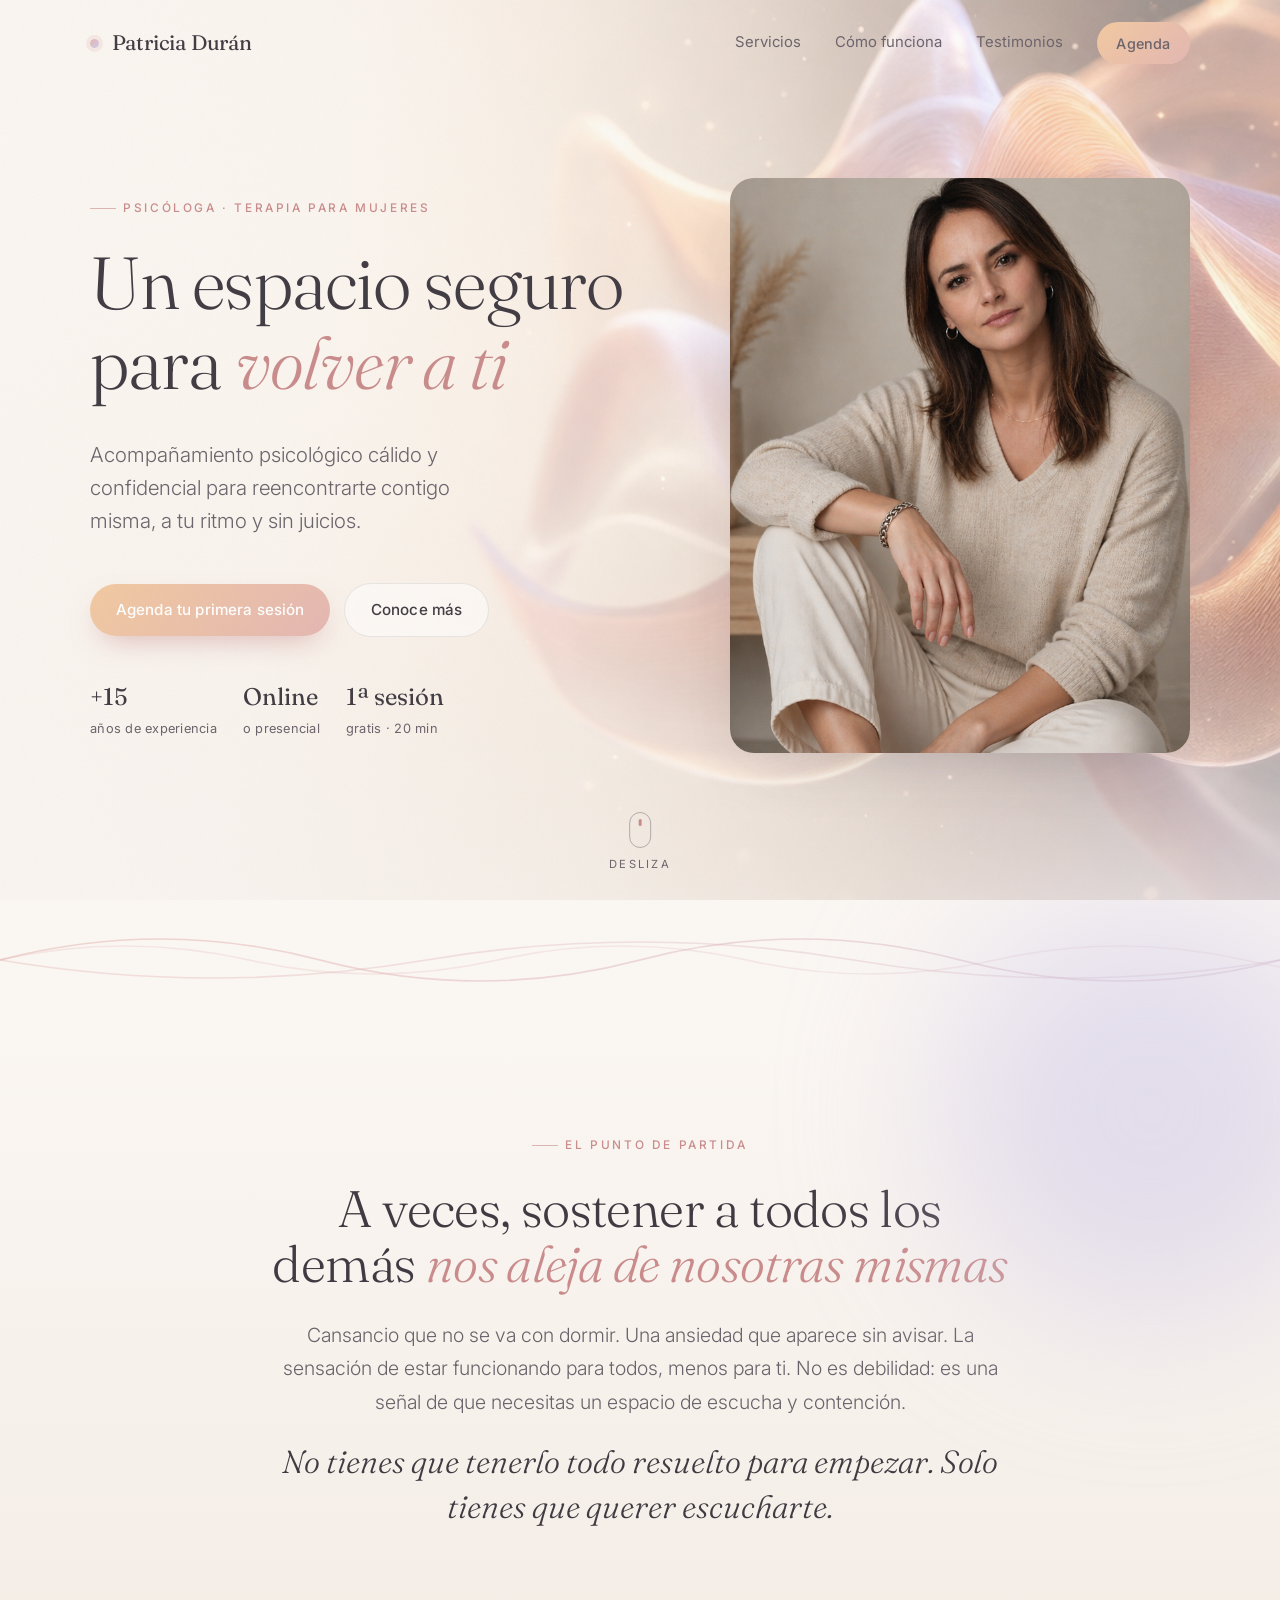
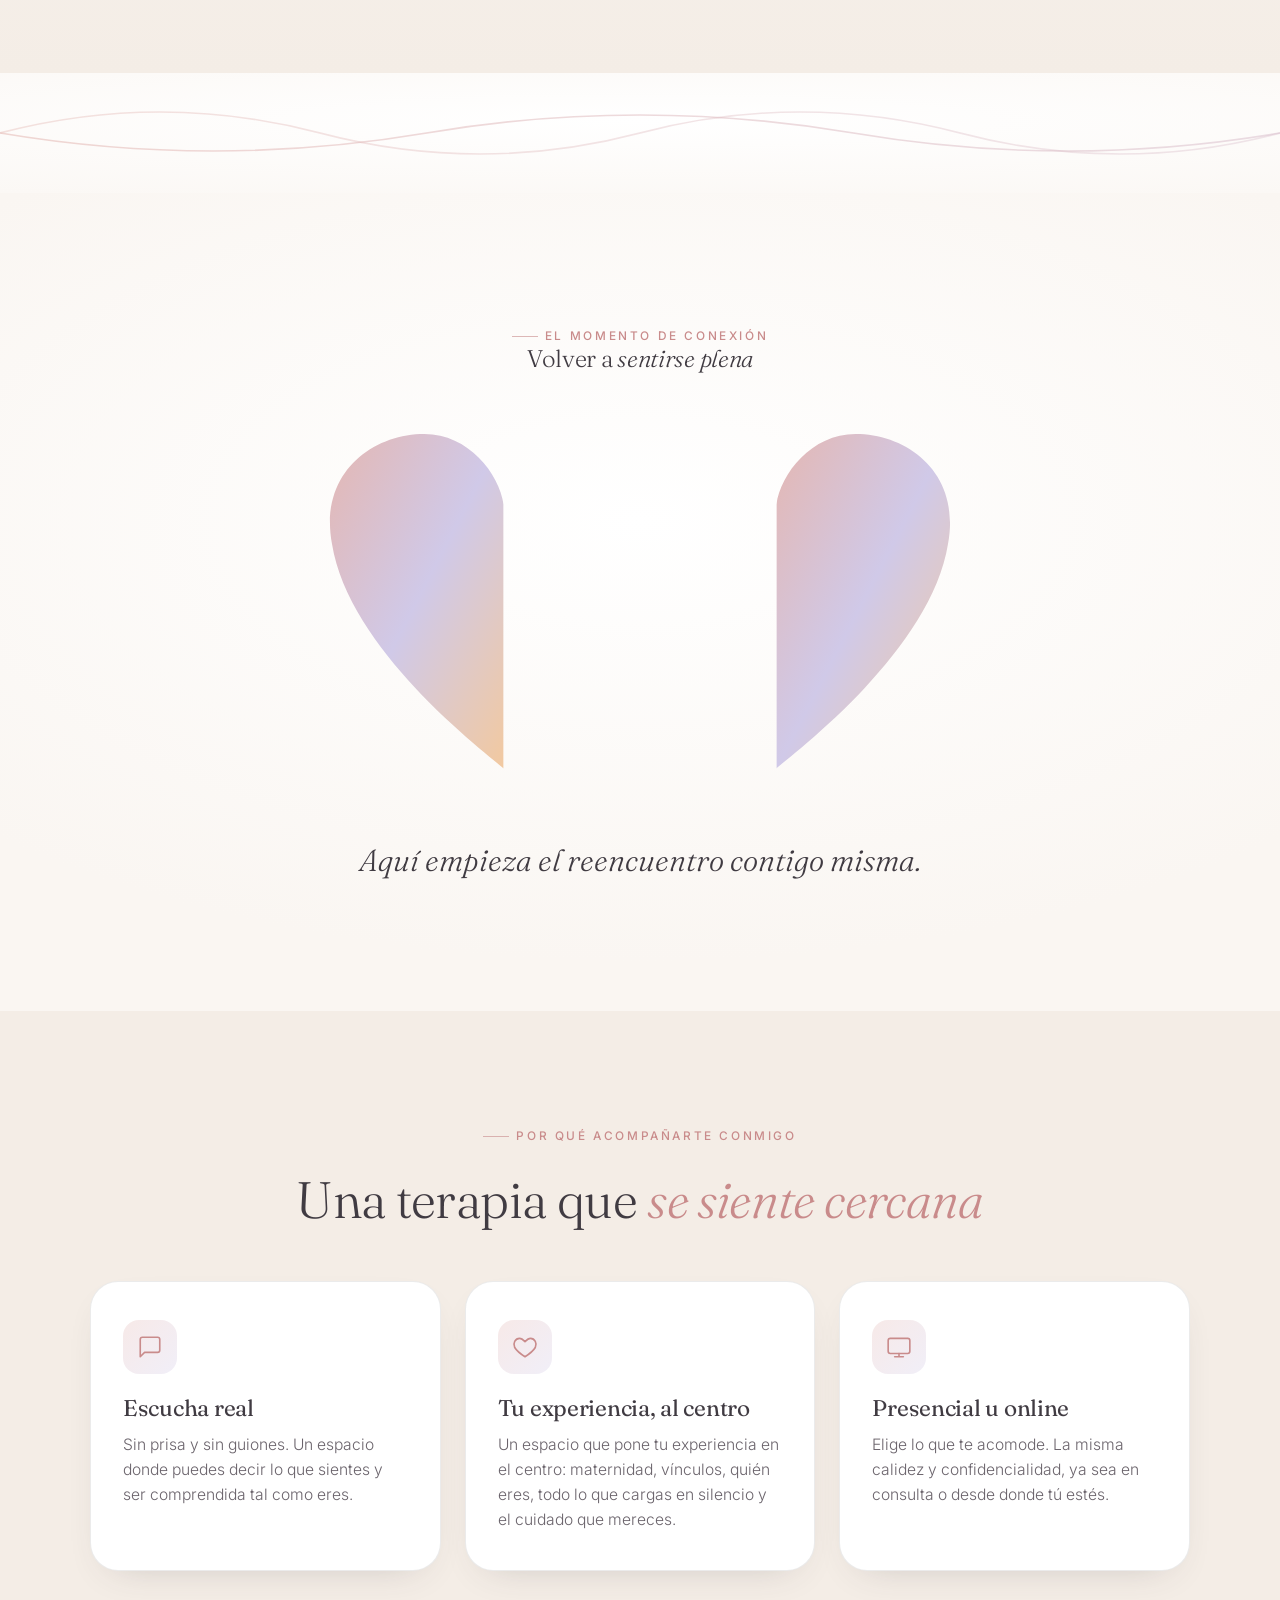
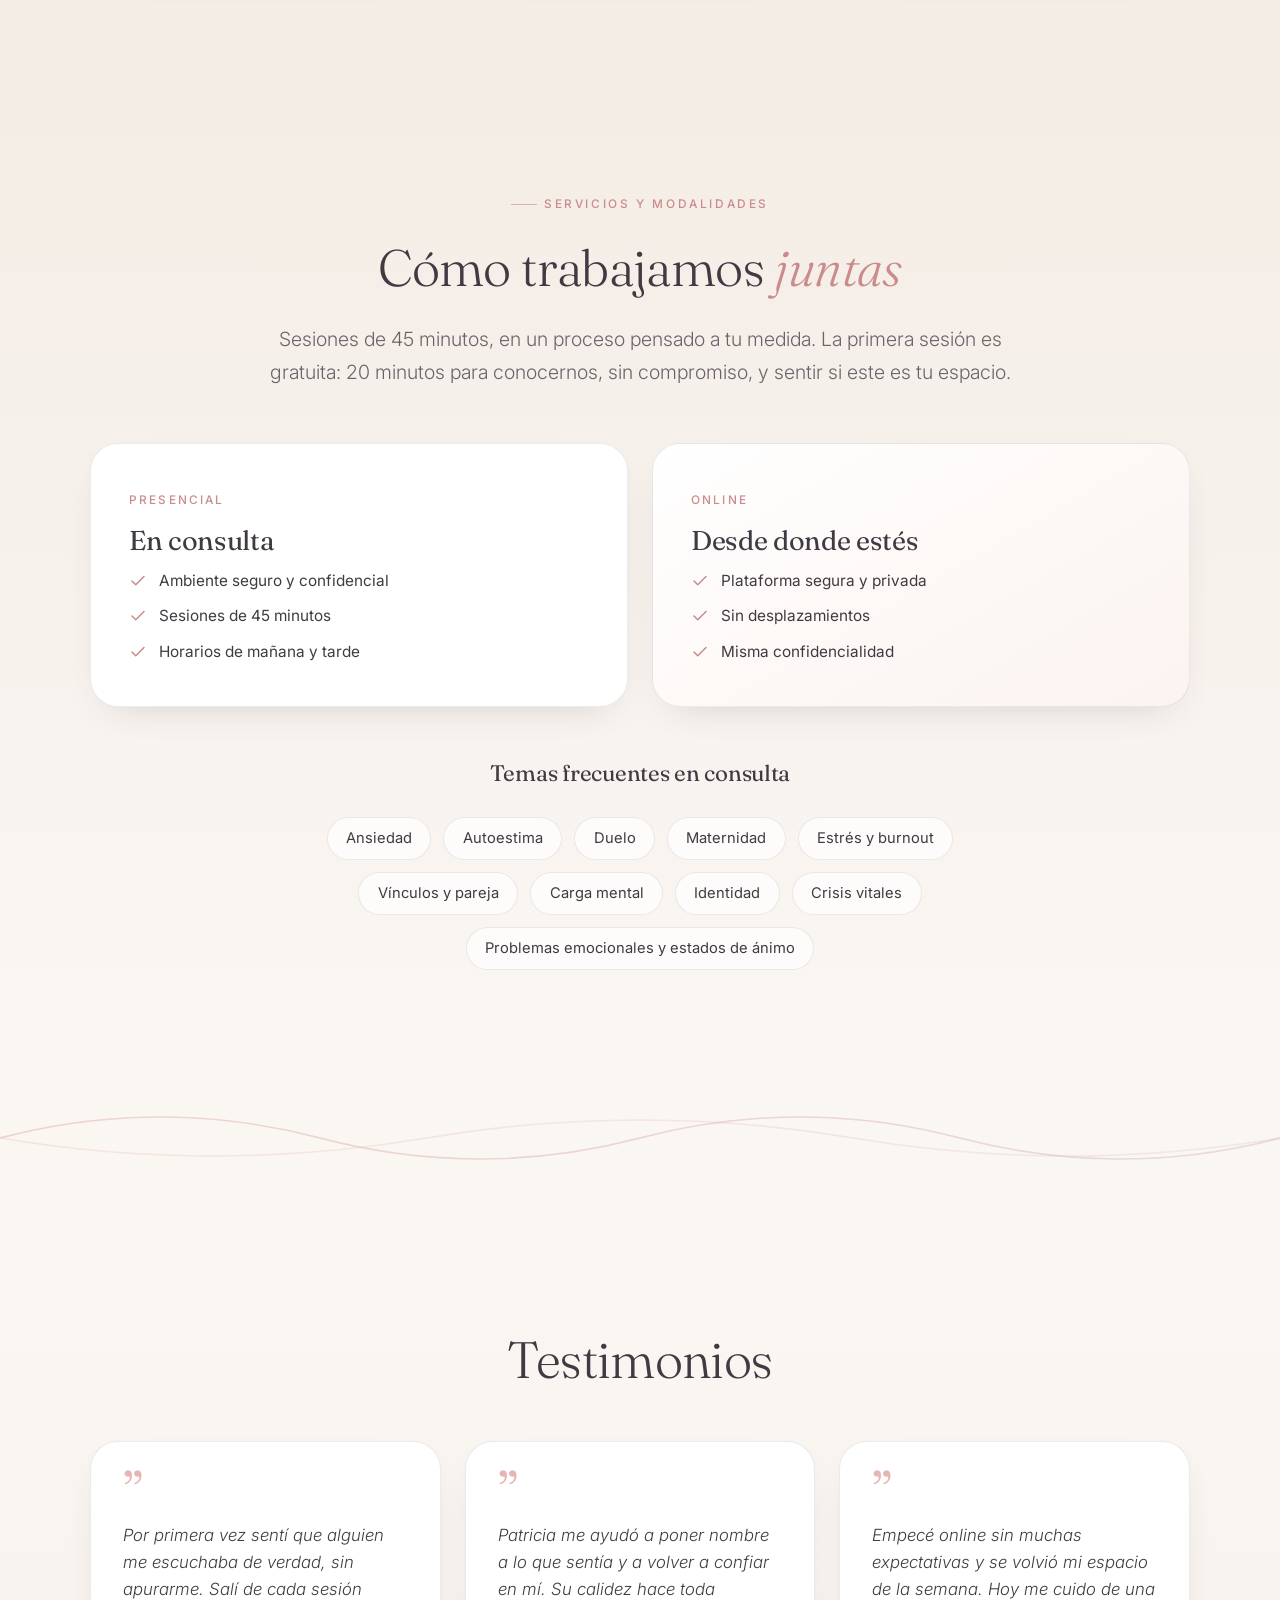
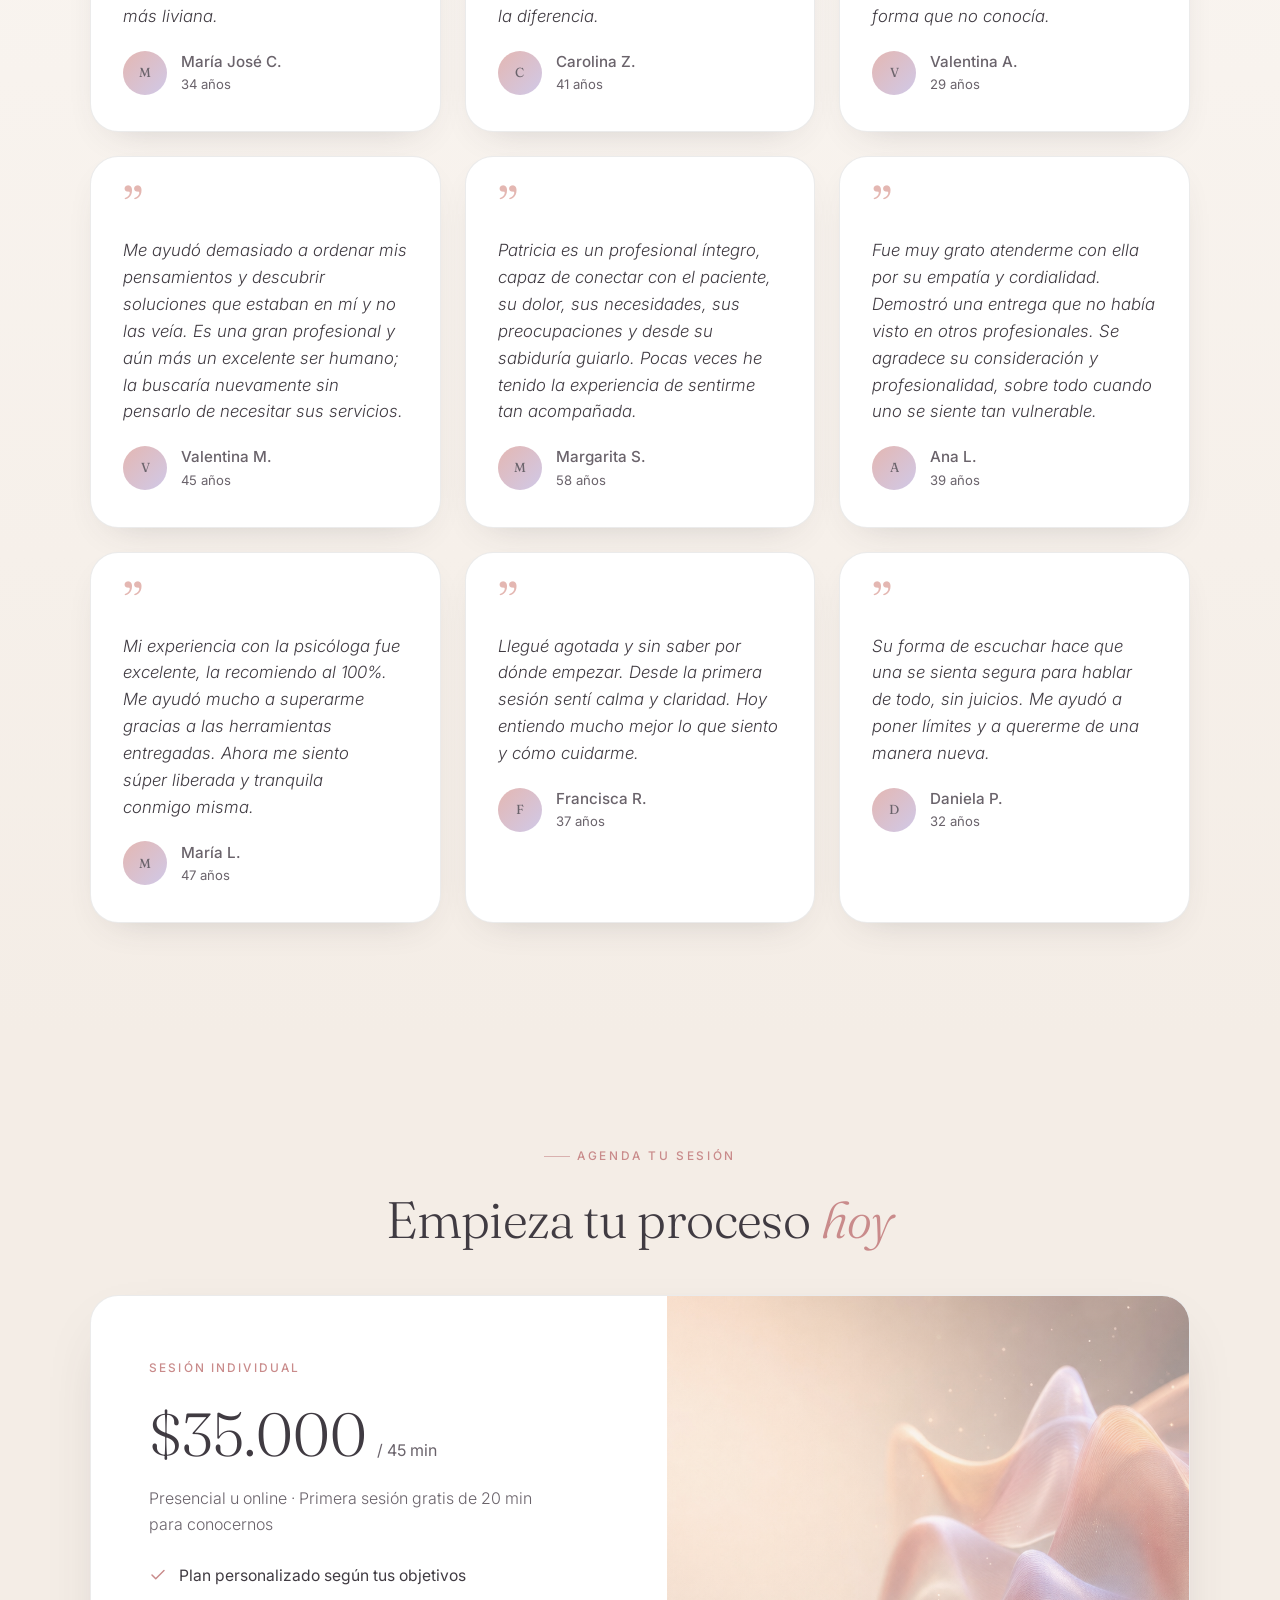
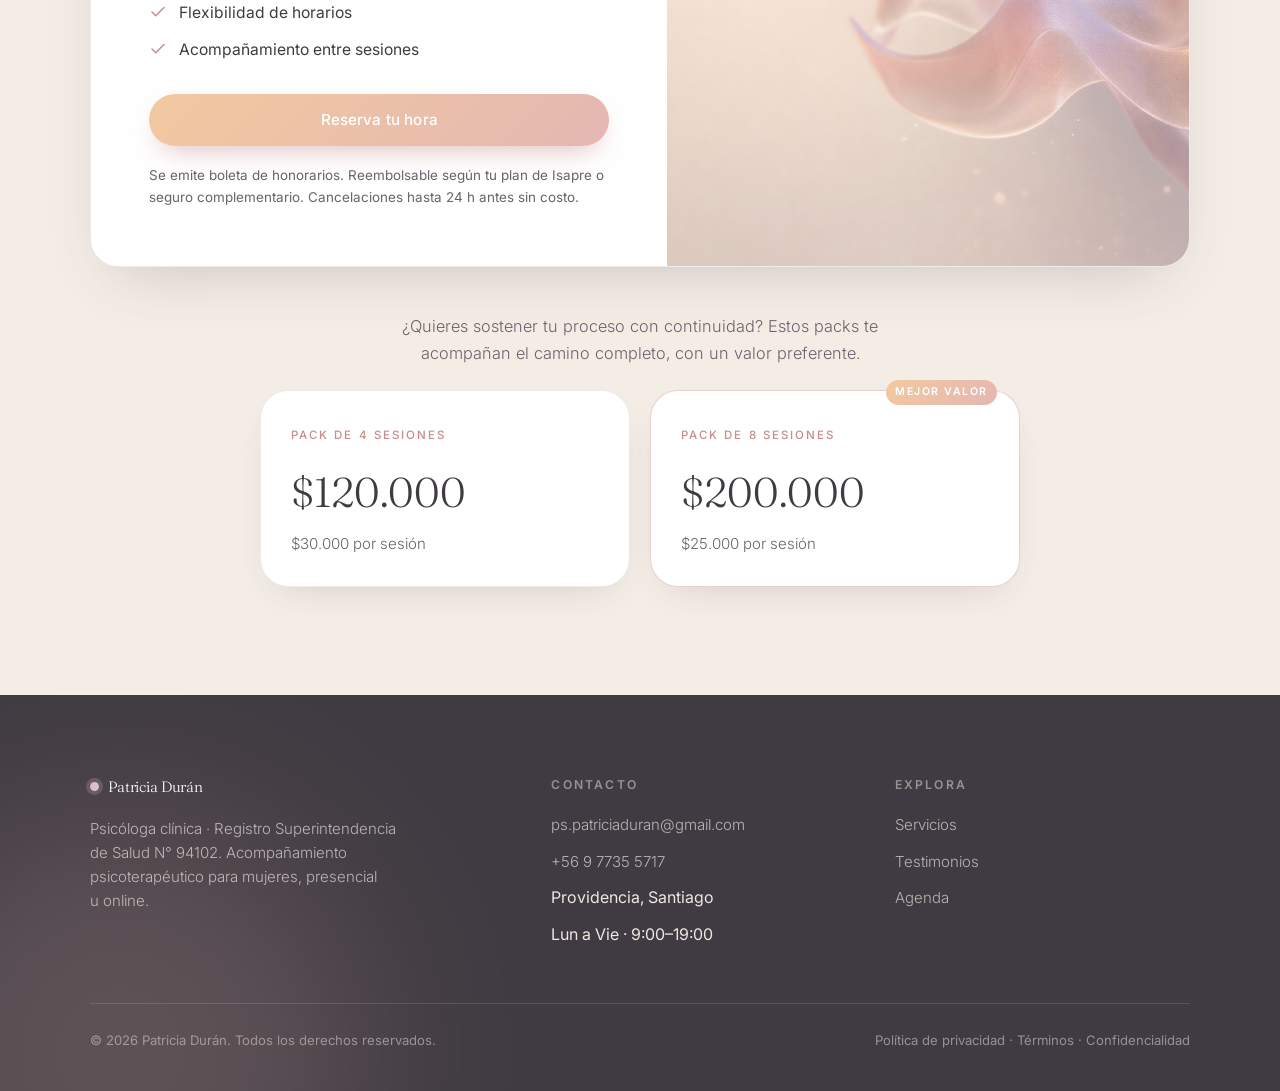
<file: Patricia Durán - Psicóloga.html>
<!DOCTYPE html>
<html lang="es">
<head>
<meta charset="UTF-8" />
<meta name="viewport" content="width=device-width, initial-scale=1.0" />
<title>Patricia Durán — Psicóloga | Un espacio seguro para volver a ti</title>
<meta name="description" content="Psicoterapia para mujeres con Patricia Durán. Un espacio seguro, cálido y confidencial para volver a ti. Sesiones presenciales u online. Agenda tu primera sesión." />
<meta name="author" content="Patricia Durán" />
<meta property="og:type" content="website" />
<meta property="og:title" content="Patricia Durán — Psicóloga" />
<meta property="og:description" content="Un espacio seguro para volver a ti. Psicoterapia cálida y especializada en mujeres, presencial u online." />
<meta property="og:image" content="assets/hero.png" />
<meta property="og:locale" content="es_ES" />
<meta name="theme-color" content="#FAF6F2" />
<link rel="icon" type="image/png" href="assets/favicon.png" />
<link rel="apple-touch-icon" href="assets/favicon.png" />

<link rel="preconnect" href="https://fonts.googleapis.com" />
<link rel="preconnect" href="https://fonts.gstatic.com" crossorigin />
<link href="https://fonts.googleapis.com/css2?family=Fraunces:ital,opsz,wght@0,9..144,300;0,9..144,400;0,9..144,500;1,9..144,300;1,9..144,400&family=Inter:wght@300;400;500;600&display=swap" rel="stylesheet" />

<style>
/* ============ TOKENS ============ */
:root{
  --rosa-sereno:#E4B7B2;
  --lavanda:#D0C9E8;
  --durazno:#F2C9A0;
  --crema:#FAF6F2;
  --crema-2:#F4EDE6;
  --carbon:#403B42;
  --carbon-soft:#6A636B;
  --rosa-profundo:#C98B8B;
  --line:rgba(64,59,66,.10);

  --maxw:1180px;
  --pad:clamp(20px,5vw,40px);
  --r:18px;
  --r-lg:28px;
  --ease:cubic-bezier(.22,.61,.36,1);
  --ease-soft:cubic-bezier(.4,0,.2,1);
  --shadow:0 24px 60px -28px rgba(64,59,66,.28);
  --shadow-soft:0 14px 40px -24px rgba(64,59,66,.30);

  --serif:"Fraunces",Georgia,serif;
  --sans:"Inter",system-ui,-apple-system,sans-serif;
}

*{box-sizing:border-box;margin:0;padding:0}
html{scroll-behavior:smooth}
body{
  font-family:var(--sans);
  color:var(--carbon);
  background:var(--crema);
  line-height:1.6;
  -webkit-font-smoothing:antialiased;
  overflow-x:hidden;
  position:relative;
}

/* grain */
body::after{
  content:"";
  position:fixed;
  inset:0;
  z-index:9999;
  pointer-events:none;
  opacity:.045;
  background-image:url("data:image/svg+xml,%3Csvg xmlns='http://www.w3.org/2000/svg' width='180' height='180'%3E%3Cfilter id='n'%3E%3CfeTurbulence type='fractalNoise' baseFrequency='.9' numOctaves='2' stitchTiles='stitch'/%3E%3C/filter%3E%3Crect width='100%25' height='100%25' filter='url(%23n)'/%3E%3C/svg%3E");
}

img,video{display:block;max-width:100%}
a{color:inherit;text-decoration:none}
button{font-family:inherit;cursor:pointer;border:none;background:none}

::selection{background:var(--rosa-sereno);color:#fff}
:focus-visible{outline:2.5px solid var(--rosa-profundo);outline-offset:3px;border-radius:6px}

h1,h2,h3{font-family:var(--serif);font-weight:300;line-height:1.08;letter-spacing:-.012em;text-wrap:balance}
p{text-wrap:pretty}

.wrap{max-width:var(--maxw);margin-inline:auto;padding-inline:var(--pad)}

.eyebrow{
  font-family:var(--sans);
  font-size:.74rem;
  font-weight:500;
  letter-spacing:.22em;
  text-transform:uppercase;
  color:var(--rosa-profundo);
  display:inline-flex;align-items:center;gap:.6em;
}
.eyebrow::before{content:"";width:26px;height:1px;background:var(--rosa-profundo);opacity:.6}

/* buttons */
.btn{
  display:inline-flex;align-items:center;justify-content:center;gap:.55em;
  font-family:var(--sans);font-weight:500;font-size:.95rem;letter-spacing:.01em;
  padding:.92em 1.7em;border-radius:999px;
  transition:transform .4s var(--ease),box-shadow .4s var(--ease),background .4s var(--ease);
  will-change:transform;
}
.btn-primary{
  background:linear-gradient(135deg,var(--durazno),var(--rosa-sereno));
  color:#fff;
  box-shadow:0 12px 30px -12px rgba(201,139,139,.7);
}
.btn-primary:hover{transform:translateY(-2px);box-shadow:0 18px 40px -12px rgba(201,139,139,.85)}
.btn-ghost{
  background:rgba(255,255,255,.5);
  color:var(--carbon);
  border:1px solid var(--line);
  backdrop-filter:blur(6px);
}
.btn-ghost:hover{background:#fff;transform:translateY(-2px)}

/* ============ NAVBAR ============ */
.nav{
  position:fixed;top:0;left:0;right:0;z-index:100;
  transition:background .5s var(--ease),box-shadow .5s var(--ease),padding .5s var(--ease),border-color .5s var(--ease);
  border-bottom:1px solid transparent;
  padding:22px 0;
}
.nav.scrolled{
  background:rgba(250,246,242,.72);
  backdrop-filter:blur(16px) saturate(140%);
  -webkit-backdrop-filter:blur(16px) saturate(140%);
  border-bottom-color:var(--line);
  padding:13px 0;
  box-shadow:0 8px 30px -22px rgba(64,59,66,.4);
}
.nav-inner{display:flex;align-items:center;justify-content:space-between;gap:20px}
.logo{font-family:var(--serif);font-size:1.32rem;font-weight:400;letter-spacing:-.01em;display:flex;align-items:center;gap:.6em}
.logo .dot{width:9px;height:9px;border-radius:50%;background:linear-gradient(135deg,var(--rosa-sereno),var(--lavanda));box-shadow:0 0 0 4px rgba(228,183,178,.22)}
.nav-links{display:flex;align-items:center;gap:34px}
.nav-links a{font-size:.93rem;color:var(--carbon-soft);position:relative;transition:color .3s}
.nav-links a::after{content:"";position:absolute;left:0;bottom:-6px;height:1.5px;width:0;background:var(--rosa-profundo);transition:width .35s var(--ease)}
.nav-links a:hover{color:var(--carbon)}
.nav-links a:hover::after{width:100%}
.nav .btn{padding:.66em 1.35em;font-size:.9rem}
.nav-toggle{display:none;width:42px;height:42px;border-radius:50%;align-items:center;justify-content:center;color:var(--carbon)}

/* ============ HERO ============ */
.hero{position:relative;min-height:100svh;display:flex;align-items:center;overflow:hidden;background:var(--crema)}
.hero-media{position:absolute;inset:0;z-index:0}
.hero-media img{width:100%;height:100%;object-fit:cover}
.hero-media .poster{position:absolute;inset:0}
/* cream gradient overlay for legibility on the left */
.hero-overlay{
  position:absolute;inset:0;z-index:1;
  background:
    linear-gradient(100deg, rgba(250,246,242,.96) 0%, rgba(250,246,242,.86) 26%, rgba(250,246,242,.45) 52%, rgba(250,246,242,0) 74%),
    linear-gradient(0deg, rgba(250,246,242,.55), rgba(250,246,242,0) 32%);
}
.hero-content{position:relative;z-index:2;width:100%;padding-top:90px;padding-bottom:60px;
  display:flex;align-items:center;justify-content:space-between;gap:clamp(32px,5vw,64px)}
.hero-content .inner{max-width:560px;flex:1 1 auto}
/* hero portrait */
.hero-portrait{flex:0 0 auto}
.portrait-frame{
  position:relative;width:clamp(280px,36vw,460px);aspect-ratio:4/5;border-radius:24px;overflow:hidden;
  box-shadow:var(--shadow);
  background:repeating-linear-gradient(135deg,#efe3dc,#efe3dc 10px,#f6ece6 10px,#f6ece6 20px);
}
.portrait-frame img{width:100%;height:100%;object-fit:cover}
.hero h1{font-size:clamp(2.6rem,6.4vw,4.6rem);margin:.35em 0 .5em}
.hero h1 em{font-style:italic;color:var(--rosa-profundo)}
.hero .lede{font-size:clamp(1.05rem,2.2vw,1.28rem);color:var(--carbon-soft);font-weight:300;max-width:34ch;margin-bottom:2.2em}
.hero-cta{display:flex;flex-wrap:wrap;gap:14px;align-items:center}
.hero-meta{display:flex;gap:26px;margin-top:2.6em;flex-wrap:wrap}
.hero-meta .item{display:flex;flex-direction:column;gap:2px}
.hero-meta .item b{font-family:var(--serif);font-size:1.5rem;font-weight:400;color:var(--carbon)}
.hero-meta .item span{font-size:.8rem;color:var(--carbon-soft);letter-spacing:.02em}
.scroll-cue{position:absolute;bottom:26px;left:50%;transform:translateX(-50%);z-index:2;display:flex;flex-direction:column;align-items:center;gap:8px;color:var(--carbon-soft);font-size:.7rem;letter-spacing:.2em;text-transform:uppercase}
.scroll-cue .mouse{width:22px;height:36px;border:1.5px solid rgba(64,59,66,.35);border-radius:14px;position:relative}
.scroll-cue .mouse::after{content:"";position:absolute;top:6px;left:50%;width:3px;height:7px;border-radius:3px;background:var(--rosa-profundo);transform:translateX(-50%);animation:scrollPulse 1.8s var(--ease) infinite}
@keyframes scrollPulse{0%{opacity:0;transform:translate(-50%,0)}30%{opacity:1}100%{opacity:0;transform:translate(-50%,12px)}}

/* ============ GLOWS ============ */
.glow{position:absolute;border-radius:50%;filter:blur(80px);opacity:.55;pointer-events:none;z-index:0}

/* ============ SOUND WAVE SEPARATOR ============ */
.wave-sep{position:relative;height:120px;overflow:hidden;display:flex;align-items:center}
.wave-sep svg{width:200%;height:100%;position:absolute;left:0;top:0}
.wave-line{fill:none;stroke-width:1.6;opacity:.55}
.wave-flow-1{animation:waveDrift 18s linear infinite}
.wave-flow-2{animation:waveDrift 26s linear infinite;opacity:.4}
.wave-flow-3{animation:waveDrift 34s linear infinite;opacity:.28}
@keyframes waveDrift{to{transform:translateX(-50%)}}

/* ============ SECTIONS ============ */
section{position:relative}
.section{padding:clamp(80px,12vh,150px) 0}
.center-col{max-width:760px;margin-inline:auto;text-align:center}
.section h2{font-size:clamp(2rem,4.6vw,3.2rem);margin:.5em 0 .55em}
.section h2 em{font-style:italic;color:var(--rosa-profundo)}
.lead-p{font-size:clamp(1.05rem,2vw,1.22rem);color:var(--carbon-soft);font-weight:300;line-height:1.7}

/* problema */
.problema{background:linear-gradient(180deg,var(--crema),var(--crema-2))}
.problema .center-col p{margin-bottom:1.1em}
.problema .pull{font-family:var(--serif);font-size:clamp(1.4rem,3vw,2rem);font-weight:300;font-style:italic;color:var(--carbon);line-height:1.4;margin-top:.4em}

/* ============ HEART CONNECT ============ */
.connect{padding:clamp(90px,14vh,170px) 0;background:radial-gradient(120% 90% at 50% 40%,#fff 0%,var(--crema) 60%);overflow:hidden}
.connect .center-col{max-width:680px}
.heart-stage{position:relative;width:min(440px,82vw);aspect-ratio:1/.92;margin:18px auto 0}
.heart-stage svg{width:100%;height:100%;overflow:visible}
.heart-half{transition:none}
.heart-glow{
  position:absolute;inset:8%;border-radius:50%;
  background:radial-gradient(circle,rgba(228,183,178,.85),rgba(208,201,232,.4) 45%,transparent 70%);
  filter:blur(26px);opacity:0;transform:scale(.6);pointer-events:none;
}
.connect-caption{
  font-family:var(--serif);font-style:italic;font-weight:300;
  font-size:clamp(1.3rem,3vw,1.9rem);color:var(--carbon);
  margin-top:34px;opacity:0;transform:translateY(14px);
  transition:opacity .9s var(--ease),transform .9s var(--ease);
  min-height:1.4em;
}
.connect-caption.show{opacity:1;transform:none}

/* ============ BENEFICIOS ============ */
.beneficios{background:var(--crema-2)}
.cards{display:grid;grid-template-columns:repeat(3,1fr);gap:24px;margin-top:54px}
.card{
  background:#fff;border:1px solid var(--line);border-radius:var(--r-lg);
  padding:38px 32px;box-shadow:var(--shadow-soft);
  transition:transform .5s var(--ease),box-shadow .5s var(--ease);
}
.card:hover{transform:translateY(-6px);box-shadow:var(--shadow)}
.card .ic{width:54px;height:54px;border-radius:16px;display:flex;align-items:center;justify-content:center;margin-bottom:22px;
  background:linear-gradient(135deg,rgba(228,183,178,.3),rgba(208,201,232,.3));color:var(--rosa-profundo)}
.card h3{font-size:1.42rem;margin-bottom:.5em;font-weight:400}
.card p{color:var(--carbon-soft);font-size:.98rem;font-weight:300}

/* ============ SERVICIOS ============ */
.servicios{background:linear-gradient(180deg,var(--crema-2),var(--crema))}
.modal-grid{display:grid;grid-template-columns:1fr 1fr;gap:24px;margin-top:54px}
.modal{
  position:relative;border-radius:var(--r-lg);padding:42px 38px;overflow:hidden;
  border:1px solid var(--line);background:#fff;box-shadow:var(--shadow-soft);
}
.modal.is-online{background:linear-gradient(150deg,#fff, #fbf3ef)}
.modal .tag{font-size:.74rem;letter-spacing:.18em;text-transform:uppercase;font-weight:500;color:var(--rosa-profundo)}
.modal h3{font-size:1.7rem;font-weight:400;margin:.5em 0 .5em}
.modal p{color:var(--carbon-soft);font-weight:300;margin-bottom:1.3em}
.modal ul{list-style:none;display:flex;flex-direction:column;gap:11px}
.modal li{display:flex;gap:12px;align-items:flex-start;font-size:.96rem;color:var(--carbon)}
.modal li svg{flex:none;margin-top:3px;color:var(--rosa-profundo)}
.temas{margin-top:54px;text-align:center}
.temas h3{font-size:1.4rem;font-weight:400;margin-bottom:1.4em}
.chips{display:flex;flex-wrap:wrap;gap:12px;justify-content:center;max-width:720px;margin-inline:auto}
.chip{padding:.6em 1.25em;border-radius:999px;background:rgba(255,255,255,.7);border:1px solid var(--line);font-size:.92rem;color:var(--carbon);transition:background .3s,transform .3s}
.chip:hover{background:#fff;transform:translateY(-2px)}

/* ============ TESTIMONIOS ============ */
.testimonios{background:linear-gradient(180deg,var(--crema),var(--crema-2))}
.quotes{display:grid;grid-template-columns:repeat(3,1fr);gap:24px;margin-top:54px}
.quote{
  background:#fff;border:1px solid var(--line);border-radius:var(--r-lg);
  padding:36px 32px;box-shadow:var(--shadow-soft);display:flex;flex-direction:column;gap:20px;
}
.quote .mark{font-family:var(--serif);font-size:3.2rem;line-height:.5;color:var(--rosa-sereno);height:24px}
.quote p{font-size:1.05rem;font-weight:300;color:var(--carbon);line-height:1.6;font-style:italic;flex:1}
.quote .who{display:flex;align-items:center;gap:14px}
.quote .av{width:44px;height:44px;border-radius:50%;display:flex;align-items:center;justify-content:center;font-family:var(--serif);color:#fff;font-size:1rem;background:linear-gradient(135deg,var(--rosa-sereno),var(--lavanda))}
.quote .who b{font-weight:500;font-size:.95rem;display:block}
.quote .who span{font-size:.82rem;color:var(--carbon-soft)}

/* ============ PRICING ============ */
.pricing{background:var(--crema-2)}
.price-card{
  display:grid;grid-template-columns:1.05fr .95fr;gap:0;border-radius:var(--r-lg);overflow:hidden;
  box-shadow:var(--shadow);border:1px solid var(--line);background:#fff;
}
.price-body{padding:clamp(36px,5vw,58px)}
.price-body .amt{display:flex;align-items:baseline;gap:10px;margin:.4em 0 .2em}
.price-body .amt b{font-family:var(--serif);font-size:clamp(2.6rem,6vw,3.8rem);font-weight:300;color:var(--carbon)}
.price-body .amt span{color:var(--carbon-soft);font-size:1rem}
.price-body .sub{color:var(--carbon-soft);font-weight:300;margin-bottom:1.6em}
.price-body ul{list-style:none;display:flex;flex-direction:column;gap:12px;margin:1.4em 0 2em}
.price-body li{display:flex;gap:12px;align-items:flex-start;font-size:.98rem}
.price-body li svg{flex:none;margin-top:3px;color:var(--rosa-profundo)}
.price-note{font-size:.84rem;color:var(--carbon-soft);margin-top:1.4em;line-height:1.6}
.price-media{position:relative;background:var(--crema);overflow:hidden;min-height:280px}
.price-media img{width:100%;height:100%;object-fit:cover;transform:scale(1.05)}
.price-media .veil{position:absolute;inset:0;background:linear-gradient(160deg,rgba(228,183,178,.15),rgba(208,201,232,.1))}
/* plans (packs) */
.plans-intro{text-align:center;max-width:520px;margin:46px auto 24px;color:var(--carbon-soft);font-weight:300;font-size:1.02rem}
.plans{display:grid;grid-template-columns:1fr 1fr;gap:20px;max-width:760px;margin-inline:auto}
.plan{
  position:relative;background:#fff;border:1px solid var(--line);border-radius:var(--r-lg);
  padding:30px 30px;box-shadow:var(--shadow-soft);
  transition:transform .5s var(--ease),box-shadow .5s var(--ease);
}
.plan:hover{transform:translateY(-5px);box-shadow:var(--shadow)}
.plan .tag{font-size:.72rem;letter-spacing:.18em;text-transform:uppercase;font-weight:500;color:var(--rosa-profundo)}
.plan .ptotal{font-family:var(--serif);font-size:clamp(2rem,4.4vw,2.6rem);font-weight:300;color:var(--carbon);margin:.3em 0 .15em}
.plan .punit{font-size:.94rem;color:var(--carbon-soft);font-weight:300}
.plan .save{display:inline-flex;align-items:center;gap:.5em;margin-top:14px;padding:.42em 1em;border-radius:999px;
  background:linear-gradient(135deg,rgba(242,201,160,.35),rgba(228,183,178,.35));color:var(--rosa-profundo);
  font-size:.82rem;font-weight:500;letter-spacing:.01em}
.plan .desc{color:var(--carbon-soft);font-weight:300;font-size:.92rem;margin-top:16px}
.plan.is-featured{border-color:rgba(201,139,139,.4)}
.plan .badge{position:absolute;top:-11px;right:22px;font-size:.66rem;letter-spacing:.14em;text-transform:uppercase;font-weight:600;
  color:#fff;background:linear-gradient(135deg,var(--durazno),var(--rosa-sereno));padding:.42em .9em;border-radius:999px}

/* ============ FOOTER ============ */
.footer{background:var(--carbon);color:#EDE7E2;padding:80px 0 40px;position:relative;overflow:hidden}
.footer .glow{opacity:.18;filter:blur(90px)}
.foot-grid{display:grid;grid-template-columns:1.4fr 1fr 1fr;gap:48px;position:relative;z-index:1}
.footer .logo{color:#fff;margin-bottom:18px}
.footer p,.footer a{color:rgba(237,231,226,.7);font-size:.94rem;font-weight:300}
.footer a:hover{color:#fff}
.foot-col h4{font-family:var(--sans);font-size:.76rem;letter-spacing:.18em;text-transform:uppercase;color:rgba(237,231,226,.5);margin-bottom:18px;font-weight:600}
.foot-col ul{list-style:none;display:flex;flex-direction:column;gap:11px}
.socials{display:flex;gap:12px;margin-top:20px}
.socials a{width:40px;height:40px;border-radius:50%;border:1px solid rgba(237,231,226,.2);display:flex;align-items:center;justify-content:center;transition:background .3s,border-color .3s}
.socials a:hover{background:rgba(237,231,226,.12);border-color:rgba(237,231,226,.4)}
.foot-bottom{border-top:1px solid rgba(237,231,226,.14);margin-top:56px;padding-top:26px;display:flex;justify-content:space-between;gap:18px;flex-wrap:wrap;font-size:.82rem;color:rgba(237,231,226,.5)}

/* ============ REVEAL ============ */
.reveal{opacity:0;transform:translateY(26px);transition:opacity .9s var(--ease),transform .9s var(--ease)}
.reveal.in{opacity:1;transform:none}
.reveal.d1{transition-delay:.08s}
.reveal.d2{transition-delay:.16s}
.reveal.d3{transition-delay:.24s}

/* ============ RESPONSIVE ============ */
@media(max-width:920px){
  .cards,.quotes,.plans{grid-template-columns:1fr}
  .modal-grid{grid-template-columns:1fr}
  .price-card{grid-template-columns:1fr}
  .price-media{min-height:220px;order:-1}
  .foot-grid{grid-template-columns:1fr;gap:36px}
}
@media(max-width:760px){
  /* fuller cream veil so hero text stays legible over the video at full width */
  .hero-overlay{
    background:
      linear-gradient(180deg, rgba(250,246,242,.94) 0%, rgba(250,246,242,.82) 42%, rgba(250,246,242,.5) 78%, rgba(250,246,242,.35) 100%),
      linear-gradient(100deg, rgba(250,246,242,.9) 0%, rgba(250,246,242,.55) 55%, rgba(250,246,242,.2) 100%);
  }
  .hero-content{padding-top:104px;padding-bottom:84px;flex-direction:column;align-items:stretch;gap:28px}
  /* unwrap the text block so the photo can sit right after the title on mobile */
  .hero-content .inner{display:contents}
  .hero .eyebrow{order:1}
  .hero h1{order:2;margin:0}
  .hero-portrait{order:3;align-self:center}
  .hero .lede{order:4;margin-bottom:0}
  .hero-cta{order:5}
  .hero-meta{order:6;margin-top:0;gap:18px 28px}
  .portrait-frame{width:clamp(260px,76vw,380px)}
  .scroll-cue{display:none}
  .nav-links{
    position:fixed;inset:0 0 auto 0;top:0;flex-direction:column;align-items:flex-start;
    background:rgba(250,246,242,.97);backdrop-filter:blur(20px);
    padding:96px 32px 36px;gap:22px;
    transform:translateY(-110%);transition:transform .5s var(--ease);box-shadow:var(--shadow);
    height:auto;
  }
  .nav-links.open{transform:translateY(0)}
  .nav-links a{font-size:1.3rem;font-family:var(--serif)}
  .nav-links .btn{display:none}
  .nav-toggle{display:flex}
  .nav .nav-cta{display:inline-flex}
}
@media(min-width:761px){.nav-cta-mobile{display:none}}

/* reduced motion */
@media(prefers-reduced-motion:reduce){
  *,*::after,*::before{animation-duration:.001ms!important;animation-iteration-count:1!important;transition-duration:.001ms!important;scroll-behavior:auto!important}
  .reveal{opacity:1!important;transform:none!important}
}
</style>
</head>
<body>

<!-- ============ NAVBAR ============ -->
<nav class="nav" id="nav" aria-label="Navegación principal">
  <div class="wrap nav-inner">
    <a class="logo" href="#top" aria-label="Patricia Durán, inicio"><span class="dot" aria-hidden="true"></span>Patricia Durán</a>
    <div class="nav-links" id="navLinks">
      <a href="#servicios">Servicios</a>
      <a href="#como">Cómo funciona</a>
      <a href="#testimonios">Testimonios</a>
      <a href="#agenda" class="btn btn-primary">Agenda</a>
    </div>
    <a href="#agenda" class="btn btn-primary nav-cta-mobile" style="padding:.6em 1.2em;font-size:.85rem">Agenda</a>
    <button class="nav-toggle" id="navToggle" aria-label="Abrir menú" aria-expanded="false" aria-controls="navLinks">
      <svg width="22" height="22" viewBox="0 0 24 24" fill="none" stroke="currentColor" stroke-width="1.6" stroke-linecap="round"><path d="M3 6h18M3 12h18M3 18h18"/></svg>
    </button>
  </div>
</nav>

<!-- ============ HERO ============ -->
<header class="hero" id="top">
  <div class="hero-media" id="heroMedia">
    <img class="poster" src="assets/hero.png" alt="Textura abstracta de ondas suaves en tonos pastel" />
  </div>
  <div class="hero-overlay" aria-hidden="true"></div>

  <div class="hero-content wrap">
    <div class="inner">
      <span class="eyebrow">Psicóloga · Terapia para mujeres</span>
      <h1>Un espacio seguro para <em>volver a ti</em></h1>
      <p class="lede">Acompañamiento psicológico cálido y confidencial para reencontrarte contigo misma, a tu ritmo y sin juicios.</p>
      <div class="hero-cta">
        <a href="https://wa.me/56977355717?text=Hola%2C%20me%20gustar%C3%ADa%20agendar%20una%20sesi%C3%B3n%20exploratoria%20con%20Patricia" target="_blank" rel="noopener" class="btn btn-primary" aria-label="Agenda tu primera sesión por WhatsApp">Agenda tu primera sesión</a>
        <a href="#sobre" class="btn btn-ghost">Conoce más</a>
      </div>
      <div class="hero-meta">
        <div class="item"><b>+15</b><span>años de experiencia</span></div>
        <div class="item"><b>Online</b><span>o presencial</span></div>
        <div class="item"><b>1ª sesión</b><span>gratis · 20 min</span></div>
      </div>
    </div>
    <div class="hero-portrait">
      <div class="portrait-frame">
        <img src="assets/patricia.png" alt="Patricia Durán, psicóloga clínica" loading="eager" />
      </div>
    </div>
  </div>

  <div class="scroll-cue" aria-hidden="true">
    <span class="mouse"></span>
    Desliza
  </div>
</header>

<!-- sound wave separator -->
<div class="wave-sep" aria-hidden="true" style="background:linear-gradient(180deg,var(--crema),var(--crema))">
  <svg viewBox="0 0 1440 120" preserveAspectRatio="none">
    <defs>
      <linearGradient id="wg1" x1="0" y1="0" x2="1" y2="0">
        <stop offset="0" stop-color="#E4B7B2"/><stop offset=".5" stop-color="#D0C9E8"/><stop offset="1" stop-color="#F2C9A0"/>
      </linearGradient>
    </defs>
    <path class="wave-line wave-flow-1" stroke="url(#wg1)" d="M0,60 Q90,18 180,60 T360,60 T540,60 T720,60 T900,60 T1080,60 T1260,60 T1440,60 T1620,60 T1800,60 T1980,60 T2160,60 T2340,60 T2520,60 T2700,60 T2880,60"/>
    <path class="wave-line wave-flow-2" stroke="url(#wg1)" d="M0,60 Q120,96 240,60 T480,60 T720,60 T960,60 T1200,60 T1440,60 T1680,60 T1920,60 T2160,60 T2400,60 T2640,60 T2880,60"/>
    <path class="wave-line wave-flow-3" stroke="url(#wg1)" d="M0,60 Q70,32 140,60 T280,60 T420,60 T560,60 T700,60 T840,60 T980,60 T1120,60 T1260,60 T1400,60 T1540,60 T1680,60 T1820,60 T1960,60 T2100,60 T2240,60 T2380,60 T2520,60 T2660,60 T2800,60 T2940,60"/>
  </svg>
</div>

<!-- ============ PROBLEMA ============ -->
<section class="section problema" id="sobre">
  <div class="glow" style="width:420px;height:420px;background:var(--lavanda);top:-120px;right:-80px"></div>
  <div class="wrap">
    <div class="center-col">
      <span class="eyebrow reveal">El punto de partida</span>
      <h2 class="reveal d1">A veces, sostener a todos los demás <em>nos aleja de nosotras mismas</em></h2>
      <p class="lead-p reveal d2">Cansancio que no se va con dormir. Una ansiedad que aparece sin avisar. La sensación de estar funcionando para todos, menos para ti. No es debilidad: es una señal de que necesitas un espacio de escucha y contención.</p>
      <p class="pull reveal d2">No tienes que tenerlo todo resuelto para empezar. Solo tienes que querer escucharte.</p>
    </div>
  </div>
</section>

<!-- sound wave separator -->
<div class="wave-sep" aria-hidden="true" style="background:radial-gradient(120% 90% at 50% 40%,#fff,var(--crema))">
  <svg viewBox="0 0 1440 120" preserveAspectRatio="none">
    <path class="wave-line wave-flow-2" stroke="url(#wg1)" d="M0,60 Q90,18 180,60 T360,60 T540,60 T720,60 T900,60 T1080,60 T1260,60 T1440,60 T1620,60 T1800,60 T1980,60 T2160,60 T2340,60 T2520,60 T2700,60 T2880,60"/>
    <path class="wave-line wave-flow-1" stroke="url(#wg1)" d="M0,60 Q120,96 240,60 T480,60 T720,60 T960,60 T1200,60 T1440,60 T1680,60 T1920,60 T2160,60 T2400,60 T2640,60 T2880,60"/>
  </svg>
</div>

<!-- ============ EL MOMENTO DE CONEXIÓN ============ -->
<section class="connect" id="conexion" aria-label="El momento de conexión">
  <div class="wrap">
    <div class="center-col">
      <span class="eyebrow reveal">El momento de conexión</span>
      <h2 class="reveal d1" data-comment-anchor="c7e9aa4aef-h2">Volver a <em>sentirse plena</em></h2>
      <div class="heart-stage" id="heartStage">
        <div class="heart-glow" id="heartGlow" aria-hidden="true"></div>
        <svg viewBox="0 0 200 184" role="img" aria-label="Dos mitades de un corazón que se unen al hacer scroll">
          <defs>
            <linearGradient id="hg" x1="0" y1="0" x2="1" y2="1">
              <stop offset="0" stop-color="#E4B7B2"/>
              <stop offset=".5" stop-color="#D0C9E8"/>
              <stop offset="1" stop-color="#F2C9A0"/>
            </linearGradient>
            <clipPath id="clipL"><rect x="0" y="0" width="100" height="184"/></clipPath>
            <clipPath id="clipR"><rect x="100" y="0" width="100" height="184"/></clipPath>
          </defs>
          <g class="heart-half" id="heartL" clip-path="url(#clipL)">
            <path d="M100 172 C 96 168 30 120 22 70 C 16 38 40 20 64 20 C 84 20 98 38 100 52 C 100 52 100 172 100 172 Z" fill="url(#hg)"/>
          </g>
          <g class="heart-half" id="heartR" clip-path="url(#clipR)">
            <path d="M100 172 C 104 168 170 120 178 70 C 184 38 160 20 136 20 C 116 20 102 38 100 52 C 100 52 100 172 100 172 Z" fill="url(#hg)"/>
          </g>
        </svg>
      </div>
      <p class="connect-caption" id="connectCaption">Aquí empieza el reencuentro contigo misma.</p>
    </div>
  </div>
</section>

<!-- ============ BENEFICIOS ============ -->
<section class="section beneficios" id="beneficios">
  <div class="wrap">
    <div class="center-col">
      <span class="eyebrow reveal">Por qué acompañarte conmigo</span>
      <h2 class="reveal d1">Una terapia que <em>se siente cercana</em></h2>
    </div>
    <div class="cards">
      <article class="card reveal d1">
        <div class="ic" aria-hidden="true"><svg width="26" height="26" viewBox="0 0 24 24" fill="none" stroke="currentColor" stroke-width="1.5" stroke-linecap="round" stroke-linejoin="round"><path d="M21 15a2 2 0 0 1-2 2H7l-4 4V5a2 2 0 0 1 2-2h14a2 2 0 0 1 2 2z"/></svg></div>
        <h3>Escucha real</h3>
        <p>Sin prisa y sin guiones. Un espacio donde puedes decir lo que sientes y ser comprendida tal como eres.</p>
      </article>
      <article class="card reveal d2">
        <div class="ic" aria-hidden="true"><svg width="26" height="26" viewBox="0 0 24 24" fill="none" stroke="currentColor" stroke-width="1.5" stroke-linecap="round" stroke-linejoin="round"><path d="M12 21s-7-4.35-9.5-8.5C.5 8.5 3 4 7 4c2 0 3.5 1.5 5 3 1.5-1.5 3-3 5-3 4 0 6.5 4.5 4.5 8.5C19 16.65 12 21 12 21z"/></svg></div>
        <h3>Tu experiencia, al centro</h3>
        <p>Un espacio que pone tu experiencia en el centro: maternidad, vínculos, quién eres, todo lo que cargas en silencio y el cuidado que mereces.</p>
      </article>
      <article class="card reveal d3">
        <div class="ic" aria-hidden="true"><svg width="26" height="26" viewBox="0 0 24 24" fill="none" stroke="currentColor" stroke-width="1.5" stroke-linecap="round" stroke-linejoin="round"><rect x="2" y="4" width="20" height="14" rx="2"/><path d="M8 21h8M12 18v3"/></svg></div>
        <h3>Presencial u online</h3>
        <p>Elige lo que te acomode. La misma calidez y confidencialidad, ya sea en consulta o desde donde tú estés.</p>
      </article>
    </div>
  </div>
</section>

<!-- ============ SERVICIOS ============ -->
<section class="section servicios" id="servicios">
  <div class="wrap">
    <div class="center-col">
      <span class="eyebrow reveal">Servicios y modalidades</span>
      <h2 class="reveal d1">Cómo trabajamos <em>juntas</em></h2>
      <p class="lead-p reveal d2">Sesiones de 45 minutos, en un proceso pensado a tu medida. La primera sesión es gratuita: 20 minutos para conocernos, sin compromiso, y sentir si este es tu espacio.</p>
    </div>
    <div class="modal-grid" id="como">
      <article class="modal reveal d1">
        <span class="tag">Presencial</span>
        <h3>En consulta</h3>
        <ul>
          <li><svg width="18" height="18" viewBox="0 0 24 24" fill="none" stroke="currentColor" stroke-width="2" stroke-linecap="round" stroke-linejoin="round"><path d="M20 6 9 17l-5-5"/></svg>Ambiente seguro y confidencial</li>
          <li><svg width="18" height="18" viewBox="0 0 24 24" fill="none" stroke="currentColor" stroke-width="2" stroke-linecap="round" stroke-linejoin="round"><path d="M20 6 9 17l-5-5"/></svg>Sesiones de 45 minutos</li>
          <li><svg width="18" height="18" viewBox="0 0 24 24" fill="none" stroke="currentColor" stroke-width="2" stroke-linecap="round" stroke-linejoin="round"><path d="M20 6 9 17l-5-5"/></svg>Horarios de mañana y tarde</li>
        </ul>
      </article>
      <article class="modal is-online reveal d2">
        <span class="tag">Online</span>
        <h3>Desde donde estés</h3>
        <ul>
          <li><svg width="18" height="18" viewBox="0 0 24 24" fill="none" stroke="currentColor" stroke-width="2" stroke-linecap="round" stroke-linejoin="round"><path d="M20 6 9 17l-5-5"/></svg>Plataforma segura y privada</li>
          <li><svg width="18" height="18" viewBox="0 0 24 24" fill="none" stroke="currentColor" stroke-width="2" stroke-linecap="round" stroke-linejoin="round"><path d="M20 6 9 17l-5-5"/></svg>Sin desplazamientos</li>
          <li><svg width="18" height="18" viewBox="0 0 24 24" fill="none" stroke="currentColor" stroke-width="2" stroke-linecap="round" stroke-linejoin="round"><path d="M20 6 9 17l-5-5"/></svg>Misma confidencialidad</li>
        </ul>
      </article>
    </div>
    <div class="temas reveal">
      <h3>Temas frecuentes en consulta</h3>
      <div class="chips">
        <span class="chip">Ansiedad</span>
        <span class="chip">Autoestima</span>
        <span class="chip">Duelo</span>
        <span class="chip">Maternidad</span>
        <span class="chip">Estrés y burnout</span>
        <span class="chip">Vínculos y pareja</span>
        <span class="chip">Carga mental</span>
        <span class="chip">Identidad</span>
        <span class="chip">Crisis vitales</span>
        <span class="chip">Problemas emocionales y estados de ánimo</span>
      </div>
    </div>
  </div>
</section>

<!-- sound wave separator -->
<div class="wave-sep" aria-hidden="true">
  <svg viewBox="0 0 1440 120" preserveAspectRatio="none">
    <path class="wave-line wave-flow-1" stroke="url(#wg1)" d="M0,60 Q90,18 180,60 T360,60 T540,60 T720,60 T900,60 T1080,60 T1260,60 T1440,60 T1620,60 T1800,60 T1980,60 T2160,60 T2340,60 T2520,60 T2700,60 T2880,60"/>
    <path class="wave-line wave-flow-3" stroke="url(#wg1)" d="M0,60 Q120,96 240,60 T480,60 T720,60 T960,60 T1200,60 T1440,60 T1680,60 T1920,60 T2160,60 T2400,60 T2640,60 T2880,60"/>
  </svg>
</div>

<!-- ============ TESTIMONIOS ============ -->
<section class="section testimonios" id="testimonios">
  <div class="wrap">
    <div class="center-col">
      <h2 class="reveal d1">Testimonios</h2>
    </div>
    <div class="quotes">
      <figure class="quote reveal d1">
        <div class="mark" aria-hidden="true">”</div>
        <blockquote><p>Por primera vez sentí que alguien me escuchaba de verdad, sin apurarme. Salí de cada sesión más liviana.</p></blockquote>
        <figcaption class="who"><span class="av" aria-hidden="true">M</span><span><b>María José C.</b><span>34 años</span></span></figcaption>
      </figure>
      <figure class="quote reveal d2">
        <div class="mark" aria-hidden="true">”</div>
        <blockquote><p>Patricia me ayudó a poner nombre a lo que sentía y a volver a confiar en mí. Su calidez hace toda la diferencia.</p></blockquote>
        <figcaption class="who"><span class="av" aria-hidden="true">C</span><span><b>Carolina Z.</b><span>41 años</span></span></figcaption>
      </figure>
      <figure class="quote reveal d3">
        <div class="mark" aria-hidden="true">”</div>
        <blockquote><p>Empecé online sin muchas expectativas y se volvió mi espacio de la semana. Hoy me cuido de una forma que no conocía.</p></blockquote>
        <figcaption class="who"><span class="av" aria-hidden="true">V</span><span><b>Valentina A.</b><span>29 años</span></span></figcaption>
      </figure>
      <figure class="quote reveal d1">
        <div class="mark" aria-hidden="true">”</div>
        <blockquote><p>Me ayudó demasiado a ordenar mis pensamientos y descubrir soluciones que estaban en mí y no las veía. Es una gran profesional y aún más un excelente ser humano; la buscaría nuevamente sin pensarlo de necesitar sus servicios.</p></blockquote>
        <figcaption class="who"><span class="av" aria-hidden="true">V</span><span><b>Valentina M.</b><span>45 años</span></span></figcaption>
      </figure>
      <figure class="quote reveal d2">
        <div class="mark" aria-hidden="true">”</div>
        <blockquote><p>Patricia es un profesional íntegro, capaz de conectar con el paciente, su dolor, sus necesidades, sus preocupaciones y desde su sabiduría guiarlo. Pocas veces he tenido la experiencia de sentirme tan acompañada.</p></blockquote>
        <figcaption class="who"><span class="av" aria-hidden="true">M</span><span><b>Margarita S.</b><span>58 años</span></span></figcaption>
      </figure>
      <figure class="quote reveal d3">
        <div class="mark" aria-hidden="true">”</div>
        <blockquote><p>Fue muy grato atenderme con ella por su empatía y cordialidad. Demostró una entrega que no había visto en otros profesionales. Se agradece su consideración y profesionalidad, sobre todo cuando uno se siente tan vulnerable.</p></blockquote>
        <figcaption class="who"><span class="av" aria-hidden="true">A</span><span><b>Ana L.</b><span>39 años</span></span></figcaption>
      </figure>
      <figure class="quote reveal d1">
        <div class="mark" aria-hidden="true">”</div>
        <blockquote><p>Mi experiencia con la psicóloga fue excelente, la recomiendo al 100%. Me ayudó mucho a superarme gracias a las herramientas entregadas. Ahora me siento súper liberada y tranquila conmigo misma.</p></blockquote>
        <figcaption class="who"><span class="av" aria-hidden="true">M</span><span><b>María L.</b><span>47 años</span></span></figcaption>
      </figure>
      <figure class="quote reveal d2">
        <div class="mark" aria-hidden="true">”</div>
        <blockquote><p>Llegué agotada y sin saber por dónde empezar. Desde la primera sesión sentí calma y claridad. Hoy entiendo mucho mejor lo que siento y cómo cuidarme.</p></blockquote>
        <figcaption class="who"><span class="av" aria-hidden="true">F</span><span><b>Francisca R.</b><span>37 años</span></span></figcaption>
      </figure>
      <figure class="quote reveal d3">
        <div class="mark" aria-hidden="true">”</div>
        <blockquote><p>Su forma de escuchar hace que una se sienta segura para hablar de todo, sin juicios. Me ayudó a poner límites y a quererme de una manera nueva.</p></blockquote>
        <figcaption class="who"><span class="av" aria-hidden="true">D</span><span><b>Daniela P.</b><span>32 años</span></span></figcaption>
      </figure>
    </div>
  </div>
</section>

<!-- ============ PRICING / AGENDA ============ -->
<section class="section pricing" id="agenda">
  <div class="wrap">
    <div class="center-col">
      <span class="eyebrow reveal">Agenda tu sesión</span>
      <h2 class="reveal d1">Empieza tu proceso <em>hoy</em></h2>
    </div>
    <div class="price-card reveal d1" style="margin-top:48px">
      <div class="price-body">
        <span class="tag" style="font-size:.74rem;letter-spacing:.18em;text-transform:uppercase;color:var(--rosa-profundo);font-weight:500">Sesión individual</span>
        <div class="amt"><b>$35.000</b><span>/ 45 min</span></div>
        <p class="sub">Presencial u online · Primera sesión gratis de 20 min para conocernos</p>
        <ul>
          <li><svg width="18" height="18" viewBox="0 0 24 24" fill="none" stroke="currentColor" stroke-width="2" stroke-linecap="round" stroke-linejoin="round"><path d="M20 6 9 17l-5-5"/></svg>Plan personalizado según tus objetivos</li>
          <li><svg width="18" height="18" viewBox="0 0 24 24" fill="none" stroke="currentColor" stroke-width="2" stroke-linecap="round" stroke-linejoin="round"><path d="M20 6 9 17l-5-5"/></svg>Flexibilidad de horarios</li>
          <li><svg width="18" height="18" viewBox="0 0 24 24" fill="none" stroke="currentColor" stroke-width="2" stroke-linecap="round" stroke-linejoin="round"><path d="M20 6 9 17l-5-5"/></svg>Acompañamiento entre sesiones</li>
        </ul>
        <a href="https://wa.me/56977355717?text=Hola%2C%20me%20gustar%C3%ADa%20agendar%20una%20sesi%C3%B3n%20exploratoria%20con%20Patricia" target="_blank" rel="noopener" class="btn btn-primary" style="width:100%" aria-label="Reserva tu hora por WhatsApp">Reserva tu hora</a>
        <p class="price-note">Se emite boleta de honorarios. Reembolsable según tu plan de Isapre o seguro complementario. Cancelaciones hasta 24 h antes sin costo.</p>
      </div>
      <div class="price-media">
        <img src="assets/hero.png" alt="Detalle de textura suave en tonos rosa y lavanda" loading="lazy" />
        <div class="veil" aria-hidden="true"></div>
      </div>
    </div>

    <p class="plans-intro reveal">¿Quieres sostener tu proceso con continuidad? Estos packs te acompañan el camino completo, con un valor preferente.</p>
    <div class="plans">
      <article class="plan reveal d1">
        <span class="tag">Pack de 4 sesiones</span>
        <div class="ptotal">$120.000</div>
        <p class="punit">$30.000 por sesión</p>
      </article>
      <article class="plan is-featured reveal d2">
        <span class="badge">Mejor valor</span>
        <span class="tag">Pack de 8 sesiones</span>
        <div class="ptotal">$200.000</div>
        <p class="punit">$25.000 por sesión</p>
      </article>
    </div>
  </div>
</section>

<!-- ============ FOOTER ============ -->
<footer class="footer">
  <div class="glow" style="width:480px;height:480px;background:var(--rosa-sereno);bottom:-200px;left:-120px"></div>
  <div class="wrap">
    <div class="foot-grid">
      <div class="foot-col">
        <a class="logo" href="#top"><span class="dot" aria-hidden="true"></span>Patricia Durán</a>
        <p style="max-width:34ch;margin-bottom:6px">Psicóloga clínica · Registro Superintendencia de Salud N° 94102. Acompañamiento psicoterapéutico para mujeres, presencial u online.</p>
      </div>
      <div class="foot-col">
        <h4>Contacto</h4>
        <ul>
          <li><a href="mailto:ps.patriciaduran@gmail.com">ps.patriciaduran@gmail.com</a></li>
          <li><a href="tel:+56977355717">+56 9 7735 5717</a></li>
          <li>Providencia, Santiago</li>
          <li>Lun a Vie · 9:00–19:00</li>
        </ul>
      </div>
      <div class="foot-col">
        <h4>Explora</h4>
        <ul>
          <li><a href="#servicios">Servicios</a></li>
          <li><a href="#testimonios">Testimonios</a></li>
          <li><a href="#agenda">Agenda</a></li>
        </ul>
      </div>
    </div>
    <div class="foot-bottom">
      <span>© 2026 Patricia Durán. Todos los derechos reservados.</span>
      <span>Política de privacidad · Términos · Confidencialidad</span>
    </div>
  </div>
</footer>

<script>
(function(){
  var reduce = window.matchMedia('(prefers-reduced-motion: reduce)').matches;

  /* ---- NAV scroll state ---- */
  var nav = document.getElementById('nav');
  function onScrollNav(){ nav.classList.toggle('scrolled', window.scrollY > 24); }
  onScrollNav();
  window.addEventListener('scroll', onScrollNav, {passive:true});

  /* ---- mobile menu ---- */
  var toggle = document.getElementById('navToggle');
  var links = document.getElementById('navLinks');
  toggle.addEventListener('click', function(){
    var open = links.classList.toggle('open');
    toggle.setAttribute('aria-expanded', open ? 'true':'false');
    toggle.setAttribute('aria-label', open ? 'Cerrar menú':'Abrir menú');
  });
  links.addEventListener('click', function(e){
    if(e.target.tagName === 'A'){ links.classList.remove('open'); toggle.setAttribute('aria-expanded','false'); }
  });

  /* ---- REVEAL on scroll (rect-based for reliability) ---- */
  var revs = Array.prototype.slice.call(document.querySelectorAll('.reveal'));
  if(reduce){
    revs.forEach(function(r){ r.classList.add('in'); });
  } else {
    var revTicking = false;
    function checkReveals(){
      var vh = window.innerHeight || document.documentElement.clientHeight;
      for(var i=revs.length-1;i>=0;i--){
        var el = revs[i];
        var top = el.getBoundingClientRect().top;
        if(top < vh * 0.9){
          el.classList.add('in');
          // Safety: lock in the end-state once the transition would have completed,
          // in case the animation timeline is paused (e.g. an offscreen/non-painting frame).
          (function(node){ setTimeout(function(){
            if(parseFloat(getComputedStyle(node).opacity) < 0.99){
              node.style.transition = 'none'; node.style.opacity = '1'; node.style.transform = 'none';
            }
          }, 1100); })(el);
          revs.splice(i,1);
        }
      }
      revTicking = false;
    }
    // run directly (rAF can be throttled to never-fire in background frames)
    window.addEventListener('scroll', checkReveals, {passive:true});
    window.addEventListener('resize', checkReveals);
    window.addEventListener('load', checkReveals);
    checkReveals();
  }

  /* ---- HEART connect on scroll ---- */
  var stage = document.getElementById('heartStage');
  var hL = document.getElementById('heartL');
  var hR = document.getElementById('heartR');
  var glow = document.getElementById('heartGlow');
  var caption = document.getElementById('connectCaption');
  var hint = document.getElementById('heartHint');
  var section = document.getElementById('conexion');
  var MAXSEP = 62; // svg units each half travels apart
  var joined = false;

  function clamp(v,a,b){ return Math.max(a, Math.min(b, v)); }
  function easeInOut(t){ return t<.5 ? 2*t*t : 1-Math.pow(-2*t+2,2)/2; }

  if(reduce){
    // show joined heart statically, reveal caption
    hL.removeAttribute('transform'); hR.removeAttribute('transform');
    caption.classList.add('show');
    if(hint) hint.style.display='none';
  } else if(section){
    function updateHeart(){
      var rect = section.getBoundingClientRect();
      var vh = window.innerHeight;
      // progress: 0 when section top enters bottom, 1 when section center reaches ~upper third
      var total = rect.height + vh*0.5;
      var travelled = (vh - rect.top);
      var p = clamp(travelled / total, 0, 1);
      // remap so the join completes around 65% of the scroll-through, then holds
      var t = easeInOut(clamp(p/0.62, 0, 1));
      var sep = MAXSEP * (1 - t);
      hL.setAttribute('transform', 'translate(' + (-sep) + ',0)');
      hR.setAttribute('transform', 'translate(' + (sep) + ',0)');

      if(t > 0.985){
        if(!joined){
          joined = true;
          glow.style.transition='opacity .7s ease, transform .9s cubic-bezier(.22,.61,.36,1)';
          glow.style.opacity='1'; glow.style.transform='scale(1.08)';
          stage.style.transition='transform .5s cubic-bezier(.34,1.56,.64,1)';
          stage.style.transform='scale(1.04)';
          setTimeout(function(){ stage.style.transform='scale(1)'; }, 320);
          caption.classList.add('show');
          setTimeout(function(){
            if(parseFloat(getComputedStyle(caption).opacity) < 0.99){
              caption.style.transition='none'; caption.style.opacity='1'; caption.style.transform='none';
            }
          }, 1000);
          if(hint) hint.style.opacity='0';
        }
      } else {
        if(joined){
          joined = false;
          glow.style.opacity='0'; glow.style.transform='scale(.6)';
          caption.classList.remove('show');
          if(hint) hint.style.opacity='1';
        }
      }
    }
    window.addEventListener('scroll', updateHeart, {passive:true});
    window.addEventListener('resize', updateHeart);
    window.addEventListener('load', updateHeart);
    updateHeart();
  }
})();
</script>

</body>
</html>
</file>
<file: assets/styles.css>
/* ============ TOKENS ============ */
:root{
  --rosa-sereno:#E4B7B2;
  --lavanda:#D0C9E8;
  --durazno:#F2C9A0;
  --crema:#FAF6F2;
  --crema-2:#F4EDE6;
  --carbon:#403B42;
  --carbon-soft:#6A636B;
  --rosa-profundo:#C98B8B;
  --line:rgba(64,59,66,.10);

  --maxw:1180px;
  --pad:clamp(20px,5vw,40px);
  --r:18px;
  --r-lg:28px;
  --ease:cubic-bezier(.22,.61,.36,1);
  --ease-soft:cubic-bezier(.4,0,.2,1);
  --shadow:0 24px 60px -28px rgba(64,59,66,.28);
  --shadow-soft:0 14px 40px -24px rgba(64,59,66,.30);

  --serif:"Fraunces",Georgia,serif;
  --sans:"Inter",system-ui,-apple-system,sans-serif;
}

*{box-sizing:border-box;margin:0;padding:0}
html{scroll-behavior:smooth}
body{
  font-family:var(--sans);
  color:var(--carbon);
  background:var(--crema);
  line-height:1.6;
  -webkit-font-smoothing:antialiased;
  overflow-x:hidden;
  position:relative;
}

/* grain */
body::after{
  content:"";
  position:fixed;
  inset:0;
  z-index:9999;
  pointer-events:none;
  opacity:.045;
  background-image:url("data:image/svg+xml,%3Csvg xmlns='http://www.w3.org/2000/svg' width='180' height='180'%3E%3Cfilter id='n'%3E%3CfeTurbulence type='fractalNoise' baseFrequency='.9' numOctaves='2' stitchTiles='stitch'/%3E%3C/filter%3E%3Crect width='100%25' height='100%25' filter='url(%23n)'/%3E%3C/svg%3E");
}

img,video{display:block;max-width:100%}
a{color:inherit;text-decoration:none}
button{font-family:inherit;cursor:pointer;border:none;background:none}

::selection{background:var(--rosa-sereno);color:#fff}
:focus-visible{outline:2.5px solid var(--rosa-profundo);outline-offset:3px;border-radius:6px}

h1,h2,h3{font-family:var(--serif);font-weight:300;line-height:1.08;letter-spacing:-.012em;text-wrap:balance}
p{text-wrap:pretty}

.wrap{max-width:var(--maxw);margin-inline:auto;padding-inline:var(--pad)}

.eyebrow{
  font-family:var(--sans);
  font-size:.74rem;
  font-weight:500;
  letter-spacing:.22em;
  text-transform:uppercase;
  color:var(--rosa-profundo);
  display:inline-flex;align-items:center;gap:.6em;
}
.eyebrow::before{content:"";width:26px;height:1px;background:var(--rosa-profundo);opacity:.6}

/* buttons */
.btn{
  display:inline-flex;align-items:center;justify-content:center;gap:.55em;
  font-family:var(--sans);font-weight:500;font-size:.95rem;letter-spacing:.01em;
  padding:.92em 1.7em;border-radius:999px;
  transition:transform .4s var(--ease),box-shadow .4s var(--ease),background .4s var(--ease);
  will-change:transform;
}
.btn-primary{
  background:linear-gradient(135deg,var(--durazno),var(--rosa-sereno));
  color:#fff;
  box-shadow:0 12px 30px -12px rgba(201,139,139,.7);
}
.btn-primary:hover{transform:translateY(-2px);box-shadow:0 18px 40px -12px rgba(201,139,139,.85)}
.btn-ghost{
  background:rgba(255,255,255,.5);
  color:var(--carbon);
  border:1px solid var(--line);
  backdrop-filter:blur(6px);
}
.btn-ghost:hover{background:#fff;transform:translateY(-2px)}

/* ---- agenda actions + calendario embebido ---- */
.agenda-actions{display:flex;flex-direction:column;gap:10px;margin-top:4px}
.alt-contact{font-size:.85rem;color:var(--carbon-soft);text-align:center;margin-top:12px}
.alt-contact a{color:var(--rosa-profundo);text-decoration:underline;text-underline-offset:2px}
.cal-block{margin-top:44px;scroll-margin-top:96px}
.cal-block h3{font-family:var(--serif);font-weight:300;font-size:clamp(1.5rem,3.6vw,2rem);text-align:center;margin-bottom:8px}
.cal-block .cal-sub{text-align:center;color:var(--carbon-soft);font-size:.95rem;margin:0 auto 24px;max-width:46ch}
.cal-shell{border:1px solid var(--line);border-radius:var(--r-lg);overflow:hidden;background:#fff;box-shadow:var(--shadow)}
.calendly-inline-widget{min-width:320px;height:700px}
.cal-placeholder{display:flex;flex-direction:column;align-items:center;gap:16px;text-align:center;padding:54px 26px;background:linear-gradient(180deg,var(--crema),#fff)}
.cal-placeholder .cal-ico{width:58px;height:58px;border-radius:50%;display:flex;align-items:center;justify-content:center;background:#fff;border:1px solid var(--line);color:var(--rosa-profundo)}
.cal-placeholder p{max-width:44ch;color:var(--carbon-soft);margin:0}
.cal-placeholder .btn{margin-top:4px}
@media(max-width:760px){.calendly-inline-widget{height:760px}}

/* ============ NAVBAR ============ */
.nav{
  position:fixed;top:0;left:0;right:0;z-index:100;
  transition:background .5s var(--ease),box-shadow .5s var(--ease),padding .5s var(--ease),border-color .5s var(--ease);
  border-bottom:1px solid transparent;
  padding:22px 0;
}
.nav.scrolled{
  background:rgba(250,246,242,.72);
  backdrop-filter:blur(16px) saturate(140%);
  -webkit-backdrop-filter:blur(16px) saturate(140%);
  border-bottom-color:var(--line);
  padding:13px 0;
  box-shadow:0 8px 30px -22px rgba(64,59,66,.4);
}
.nav-inner{display:flex;align-items:center;justify-content:space-between;gap:20px}
.logo{font-family:var(--serif);font-size:1.32rem;font-weight:400;letter-spacing:-.01em;display:flex;align-items:center;gap:.6em}
.logo .dot{width:9px;height:9px;border-radius:50%;background:linear-gradient(135deg,var(--rosa-sereno),var(--lavanda));box-shadow:0 0 0 4px rgba(228,183,178,.22)}
.nav-links{display:flex;align-items:center;gap:34px}
.nav-links a{font-size:.93rem;color:var(--carbon-soft);position:relative;transition:color .3s}
.nav-links a::after{content:"";position:absolute;left:0;bottom:-6px;height:1.5px;width:0;background:var(--rosa-profundo);transition:width .35s var(--ease)}
.nav-links a:hover{color:var(--carbon)}
.nav-links a:hover::after{width:100%}
.nav .btn{padding:.66em 1.35em;font-size:.9rem}
.nav-toggle{display:none;width:42px;height:42px;border-radius:50%;align-items:center;justify-content:center;color:var(--carbon)}

/* ============ HERO ============ */
.hero{position:relative;min-height:100svh;display:flex;align-items:center;overflow:hidden;background:var(--crema)}
.hero-media{position:absolute;inset:0;z-index:0}
.hero-media img{width:100%;height:100%;object-fit:cover}
.hero-media .poster{position:absolute;inset:0}
/* cream gradient overlay for legibility on the left */
.hero-overlay{
  position:absolute;inset:0;z-index:1;
  background:
    linear-gradient(100deg, rgba(250,246,242,.96) 0%, rgba(250,246,242,.86) 26%, rgba(250,246,242,.45) 52%, rgba(250,246,242,0) 74%),
    linear-gradient(0deg, rgba(250,246,242,.55), rgba(250,246,242,0) 32%);
}
.hero-content{position:relative;z-index:2;width:100%;padding-top:90px;padding-bottom:60px;
  display:flex;align-items:center;justify-content:space-between;gap:clamp(32px,5vw,64px)}
.hero-content .inner{max-width:560px;flex:1 1 auto}
/* hero portrait */
.hero-portrait{flex:0 0 auto}
.portrait-frame{
  position:relative;width:clamp(280px,36vw,460px);aspect-ratio:4/5;border-radius:24px;overflow:hidden;
  box-shadow:var(--shadow);
  background:repeating-linear-gradient(135deg,#efe3dc,#efe3dc 10px,#f6ece6 10px,#f6ece6 20px);
}
.portrait-frame img{width:100%;height:100%;object-fit:cover}
.hero h1{font-size:clamp(2.6rem,6.4vw,4.6rem);margin:.35em 0 .5em}
.hero h1 em{font-style:italic;color:var(--rosa-profundo)}
.hero .lede{font-size:clamp(1.05rem,2.2vw,1.28rem);color:var(--carbon-soft);font-weight:300;max-width:34ch;margin-bottom:2.2em}
.hero-cta{display:flex;flex-wrap:wrap;gap:14px;align-items:center}
.hero-meta{display:flex;gap:26px;margin-top:2.6em;flex-wrap:wrap}
.hero-meta .item{display:flex;flex-direction:column;gap:2px}
.hero-meta .item b{font-family:var(--serif);font-size:1.5rem;font-weight:400;color:var(--carbon)}
.hero-meta .item span{font-size:.8rem;color:var(--carbon-soft);letter-spacing:.02em}
.scroll-cue{position:absolute;bottom:26px;left:50%;transform:translateX(-50%);z-index:2;display:flex;flex-direction:column;align-items:center;gap:8px;color:var(--carbon-soft);font-size:.7rem;letter-spacing:.2em;text-transform:uppercase}
.scroll-cue .mouse{width:22px;height:36px;border:1.5px solid rgba(64,59,66,.35);border-radius:14px;position:relative}
.scroll-cue .mouse::after{content:"";position:absolute;top:6px;left:50%;width:3px;height:7px;border-radius:3px;background:var(--rosa-profundo);transform:translateX(-50%);animation:scrollPulse 1.8s var(--ease) infinite}
@keyframes scrollPulse{0%{opacity:0;transform:translate(-50%,0)}30%{opacity:1}100%{opacity:0;transform:translate(-50%,12px)}}

/* ============ GLOWS ============ */
.glow{position:absolute;border-radius:50%;filter:blur(80px);opacity:.55;pointer-events:none;z-index:0}

/* ============ SOUND WAVE SEPARATOR ============ */
.wave-sep{position:relative;height:120px;overflow:hidden;display:flex;align-items:center}
.wave-sep svg{width:200%;height:100%;position:absolute;left:0;top:0}
.wave-line{fill:none;stroke-width:1.6;opacity:.55}
.wave-flow-1{animation:waveDrift 18s linear infinite}
.wave-flow-2{animation:waveDrift 26s linear infinite;opacity:.4}
.wave-flow-3{animation:waveDrift 34s linear infinite;opacity:.28}
@keyframes waveDrift{to{transform:translateX(-50%)}}

/* ============ SECTIONS ============ */
section{position:relative}
.section{padding:clamp(80px,12vh,150px) 0;position:relative;overflow-x:clip}
.center-col{max-width:760px;margin-inline:auto;text-align:center}
.section h2{font-size:clamp(2rem,4.6vw,3.2rem);margin:.5em 0 .55em}
.section h2 em{font-style:italic;color:var(--rosa-profundo)}
.lead-p{font-size:clamp(1.05rem,2vw,1.22rem);color:var(--carbon-soft);font-weight:300;line-height:1.7}

/* problema */
.problema{background:linear-gradient(180deg,var(--crema),var(--crema-2))}
.problema .center-col p{margin-bottom:1.1em}
.problema .pull{font-family:var(--serif);font-size:clamp(1.4rem,3vw,2rem);font-weight:300;font-style:italic;color:var(--carbon);line-height:1.4;margin-top:.4em}

/* ============ HEART CONNECT ============ */
.connect{padding:clamp(90px,14vh,170px) 0;background:radial-gradient(120% 90% at 50% 40%,#fff 0%,var(--crema) 60%);overflow:hidden}
.connect .center-col{max-width:680px}
.heart-stage{position:relative;width:min(440px,82vw);aspect-ratio:1/.92;margin:18px auto 0}
.heart-stage svg{width:100%;height:100%;overflow:visible}
.heart-half{transition:none}
.heart-glow{
  position:absolute;inset:8%;border-radius:50%;
  background:radial-gradient(circle,rgba(228,183,178,.85),rgba(208,201,232,.4) 45%,transparent 70%);
  filter:blur(26px);opacity:0;transform:scale(.6);pointer-events:none;
}
.connect-caption{
  font-family:var(--serif);font-style:italic;font-weight:300;
  font-size:clamp(1.3rem,3vw,1.9rem);color:var(--carbon);
  margin-top:34px;opacity:0;transform:translateY(14px);
  transition:opacity .9s var(--ease),transform .9s var(--ease);
  min-height:1.4em;
}
.connect-caption.show{opacity:1;transform:none}

/* ============ BENEFICIOS ============ */
.beneficios{background:var(--crema-2)}
.cards{display:grid;grid-template-columns:repeat(3,1fr);gap:24px;margin-top:54px}
.card{
  background:#fff;border:1px solid var(--line);border-radius:var(--r-lg);
  padding:38px 32px;box-shadow:var(--shadow-soft);
  transition:transform .5s var(--ease),box-shadow .5s var(--ease);
}
.card:hover{transform:translateY(-6px);box-shadow:var(--shadow)}
.card .ic{width:54px;height:54px;border-radius:16px;display:flex;align-items:center;justify-content:center;margin-bottom:22px;
  background:linear-gradient(135deg,rgba(228,183,178,.3),rgba(208,201,232,.3));color:var(--rosa-profundo)}
.card h3{font-size:1.42rem;margin-bottom:.5em;font-weight:400}
.card p{color:var(--carbon-soft);font-size:.98rem;font-weight:300}

/* ============ SERVICIOS ============ */
.servicios{background:linear-gradient(180deg,var(--crema-2),var(--crema))}
.modal-grid{display:grid;grid-template-columns:1fr 1fr;gap:24px;margin-top:54px}
.modal{
  position:relative;border-radius:var(--r-lg);padding:42px 38px;overflow:hidden;
  border:1px solid var(--line);background:#fff;box-shadow:var(--shadow-soft);
}
.modal.is-online{background:linear-gradient(150deg,#fff, #fbf3ef)}
.modal .tag{font-size:.74rem;letter-spacing:.18em;text-transform:uppercase;font-weight:500;color:var(--rosa-profundo)}
.modal h3{font-size:1.7rem;font-weight:400;margin:.5em 0 .5em}
.modal p{color:var(--carbon-soft);font-weight:300;margin-bottom:1.3em}
.modal ul{list-style:none;display:flex;flex-direction:column;gap:11px}
.modal li{display:flex;gap:12px;align-items:flex-start;font-size:.96rem;color:var(--carbon)}
.modal li svg{flex:none;margin-top:3px;color:var(--rosa-profundo)}
.temas{margin-top:54px;text-align:center}
.temas h3{font-size:1.4rem;font-weight:400;margin-bottom:1.4em}
.chips{display:flex;flex-wrap:wrap;gap:12px;justify-content:center;max-width:720px;margin-inline:auto}
.chip{padding:.6em 1.25em;border-radius:999px;background:rgba(255,255,255,.7);border:1px solid var(--line);font-size:.92rem;color:var(--carbon);transition:background .3s,transform .3s}
.chip:hover{background:#fff;transform:translateY(-2px)}

/* ============ TESTIMONIOS ============ */
.testimonios{background:linear-gradient(180deg,var(--crema),var(--crema-2))}
.quotes{display:grid;grid-template-columns:repeat(3,1fr);gap:24px;margin-top:54px}
.quote{
  background:#fff;border:1px solid var(--line);border-radius:var(--r-lg);
  padding:36px 32px;box-shadow:var(--shadow-soft);display:flex;flex-direction:column;gap:20px;
}
.quote .mark{font-family:var(--serif);font-size:3.2rem;line-height:.5;color:var(--rosa-sereno);height:24px}
.quote p{font-size:1.05rem;font-weight:300;color:var(--carbon);line-height:1.6;font-style:italic;flex:1}
.quote .who{display:flex;align-items:center;gap:14px}
.quote .av{width:44px;height:44px;border-radius:50%;display:flex;align-items:center;justify-content:center;font-family:var(--serif);color:#fff;font-size:1rem;background:linear-gradient(135deg,var(--rosa-sereno),var(--lavanda))}
.quote .who b{font-weight:500;font-size:.95rem;display:block}
.quote .who span{font-size:.82rem;color:var(--carbon-soft)}

/* ============ PRICING ============ */
.pricing{background:var(--crema-2)}
.price-card{
  display:grid;grid-template-columns:1.05fr .95fr;gap:0;border-radius:var(--r-lg);overflow:hidden;
  box-shadow:var(--shadow);border:1px solid var(--line);background:#fff;
}
.price-body{padding:clamp(36px,5vw,58px)}
.price-body .amt{display:flex;align-items:baseline;gap:10px;margin:.4em 0 .2em}
.price-body .amt b{font-family:var(--serif);font-size:clamp(2.6rem,6vw,3.8rem);font-weight:300;color:var(--carbon)}
.price-body .amt span{color:var(--carbon-soft);font-size:1rem}
.price-body .amt-meta{color:var(--carbon-soft);font-size:1rem;font-weight:400;margin:-.05em 0 .55em}
.price-body .sub{color:var(--carbon-soft);font-weight:300;margin-bottom:1.6em}
.price-body ul{list-style:none;display:flex;flex-direction:column;gap:12px;margin:1.4em 0 2em}
.price-body li{display:flex;gap:12px;align-items:flex-start;font-size:.98rem}
.price-body li svg{flex:none;margin-top:3px;color:var(--rosa-profundo)}
.price-note{font-size:.84rem;color:var(--carbon-soft);margin-top:1.4em;line-height:1.6}
.price-media{position:relative;background:var(--crema);overflow:hidden;min-height:280px}
.price-media img{width:100%;height:100%;object-fit:cover;transform:scale(1.05)}
.price-media .veil{position:absolute;inset:0;background:linear-gradient(160deg,rgba(228,183,178,.15),rgba(208,201,232,.1))}
/* plans (planes) */
.plans-intro{text-align:center;max-width:520px;margin:46px auto 24px;color:var(--carbon-soft);font-weight:300;font-size:1.02rem}
.plans{display:grid;grid-template-columns:repeat(3,1fr);gap:20px;max-width:1000px;margin-inline:auto}
.plan{
  position:relative;background:#fff;border:1px solid var(--line);border-radius:var(--r-lg);
  padding:30px 30px;box-shadow:var(--shadow-soft);
  transition:transform .5s var(--ease),box-shadow .5s var(--ease);
}
.plan:hover{transform:translateY(-5px);box-shadow:var(--shadow)}
.plan .tag{font-size:.72rem;letter-spacing:.18em;text-transform:uppercase;font-weight:500;color:var(--rosa-profundo)}
.plan .ptotal{font-family:var(--serif);font-size:clamp(2rem,4.4vw,2.6rem);font-weight:300;color:var(--carbon);margin:.3em 0 .15em}
.plan .punit{font-size:.94rem;color:var(--carbon-soft);font-weight:300}
.plan .save{display:inline-flex;align-items:center;gap:.5em;margin-top:14px;padding:.42em 1em;border-radius:999px;
  background:linear-gradient(135deg,rgba(242,201,160,.35),rgba(228,183,178,.35));color:var(--rosa-profundo);
  font-size:.82rem;font-weight:500;letter-spacing:.01em}
.plan .desc{color:var(--carbon-soft);font-weight:300;font-size:.92rem;margin-top:16px}
.plan.is-featured{border-color:rgba(201,139,139,.4)}
.plan .badge{position:absolute;top:-11px;right:22px;font-size:.66rem;letter-spacing:.14em;text-transform:uppercase;font-weight:600;
  color:#fff;background:linear-gradient(135deg,var(--durazno),var(--rosa-sereno));padding:.42em .9em;border-radius:999px}

/* ============ FOOTER ============ */
.footer{background:var(--carbon);color:#EDE7E2;padding:80px 0 40px;position:relative;overflow:hidden}
.footer .glow{opacity:.18;filter:blur(90px)}
.foot-grid{display:grid;grid-template-columns:1.4fr 1fr 1fr;gap:48px;position:relative;z-index:1}
.footer .logo{color:#fff;margin-bottom:18px}
.footer p,.footer a{color:rgba(237,231,226,.7);font-size:.94rem;font-weight:300}
.footer a:hover{color:#fff}
.foot-col h4{font-family:var(--sans);font-size:.76rem;letter-spacing:.18em;text-transform:uppercase;color:rgba(237,231,226,.5);margin-bottom:18px;font-weight:600}
.foot-col ul{list-style:none;display:flex;flex-direction:column;gap:11px}
.socials{display:flex;gap:12px;margin-top:20px}
.socials a{width:40px;height:40px;border-radius:50%;border:1px solid rgba(237,231,226,.2);display:flex;align-items:center;justify-content:center;transition:background .3s,border-color .3s}
.socials a:hover{background:rgba(237,231,226,.12);border-color:rgba(237,231,226,.4)}
.foot-bottom{border-top:1px solid rgba(237,231,226,.14);margin-top:56px;padding-top:26px;display:flex;justify-content:space-between;gap:18px;flex-wrap:wrap;font-size:.82rem;color:rgba(237,231,226,.5)}

/* ============ REVEAL ============ */
.reveal{opacity:0;transform:translateY(26px);transition:opacity .9s var(--ease),transform .9s var(--ease)}
.reveal.in{opacity:1;transform:none}
.reveal.d1{transition-delay:.08s}
.reveal.d2{transition-delay:.16s}
.reveal.d3{transition-delay:.24s}

/* ============ RESPONSIVE ============ */
@media(max-width:920px){
  .cards,.quotes,.plans{grid-template-columns:1fr}
  .modal-grid{grid-template-columns:1fr}
  .price-card{grid-template-columns:1fr}
  .price-media{min-height:220px;order:-1}
  .foot-grid{grid-template-columns:1fr;gap:36px}
}
@media(max-width:760px){
  /* fuller cream veil so hero text stays legible over the video at full width */
  .hero-overlay{
    background:
      linear-gradient(180deg, rgba(250,246,242,.94) 0%, rgba(250,246,242,.82) 42%, rgba(250,246,242,.5) 78%, rgba(250,246,242,.35) 100%),
      linear-gradient(100deg, rgba(250,246,242,.9) 0%, rgba(250,246,242,.55) 55%, rgba(250,246,242,.2) 100%);
  }
  .hero-content{padding-top:104px;padding-bottom:84px;flex-direction:column;align-items:stretch;gap:28px}
  /* unwrap the text block so the photo can sit right after the title on mobile */
  .hero-content .inner{display:contents}
  .hero .eyebrow{order:1}
  .hero h1{order:2;margin:0}
  .hero-portrait{order:3;align-self:center}
  .hero .lede{order:4;margin-bottom:0}
  .hero-cta{order:5}
  .hero-meta{order:6;margin-top:0;gap:18px 28px}
  .portrait-frame{width:clamp(260px,76vw,380px)}
  .scroll-cue{display:none}
  .nav-links{
    position:fixed;top:0;left:0;right:0;width:100%;flex-direction:column;align-items:flex-start;
    background:rgba(250,246,242,.97);backdrop-filter:blur(20px);
    padding:96px 32px 36px;gap:22px;
    transform:translateY(-110%);transition:transform .5s var(--ease);box-shadow:var(--shadow);
    height:auto;
  }
  .nav-links.open{transform:translateY(0)}
  .nav-links a{font-size:1.3rem;font-family:var(--serif)}
  .nav-links .btn{display:none}
  .nav-toggle{display:flex}
  .nav .nav-cta{display:inline-flex}
}
@media(min-width:761px){.nav-cta-mobile{display:none}}

/* reduced motion */
@media(prefers-reduced-motion:reduce){
  *,*::after,*::before{animation-duration:.001ms!important;animation-iteration-count:1!important;transition-duration:.001ms!important;scroll-behavior:auto!important}
  .reveal{opacity:1!important;transform:none!important}
}
</file>
